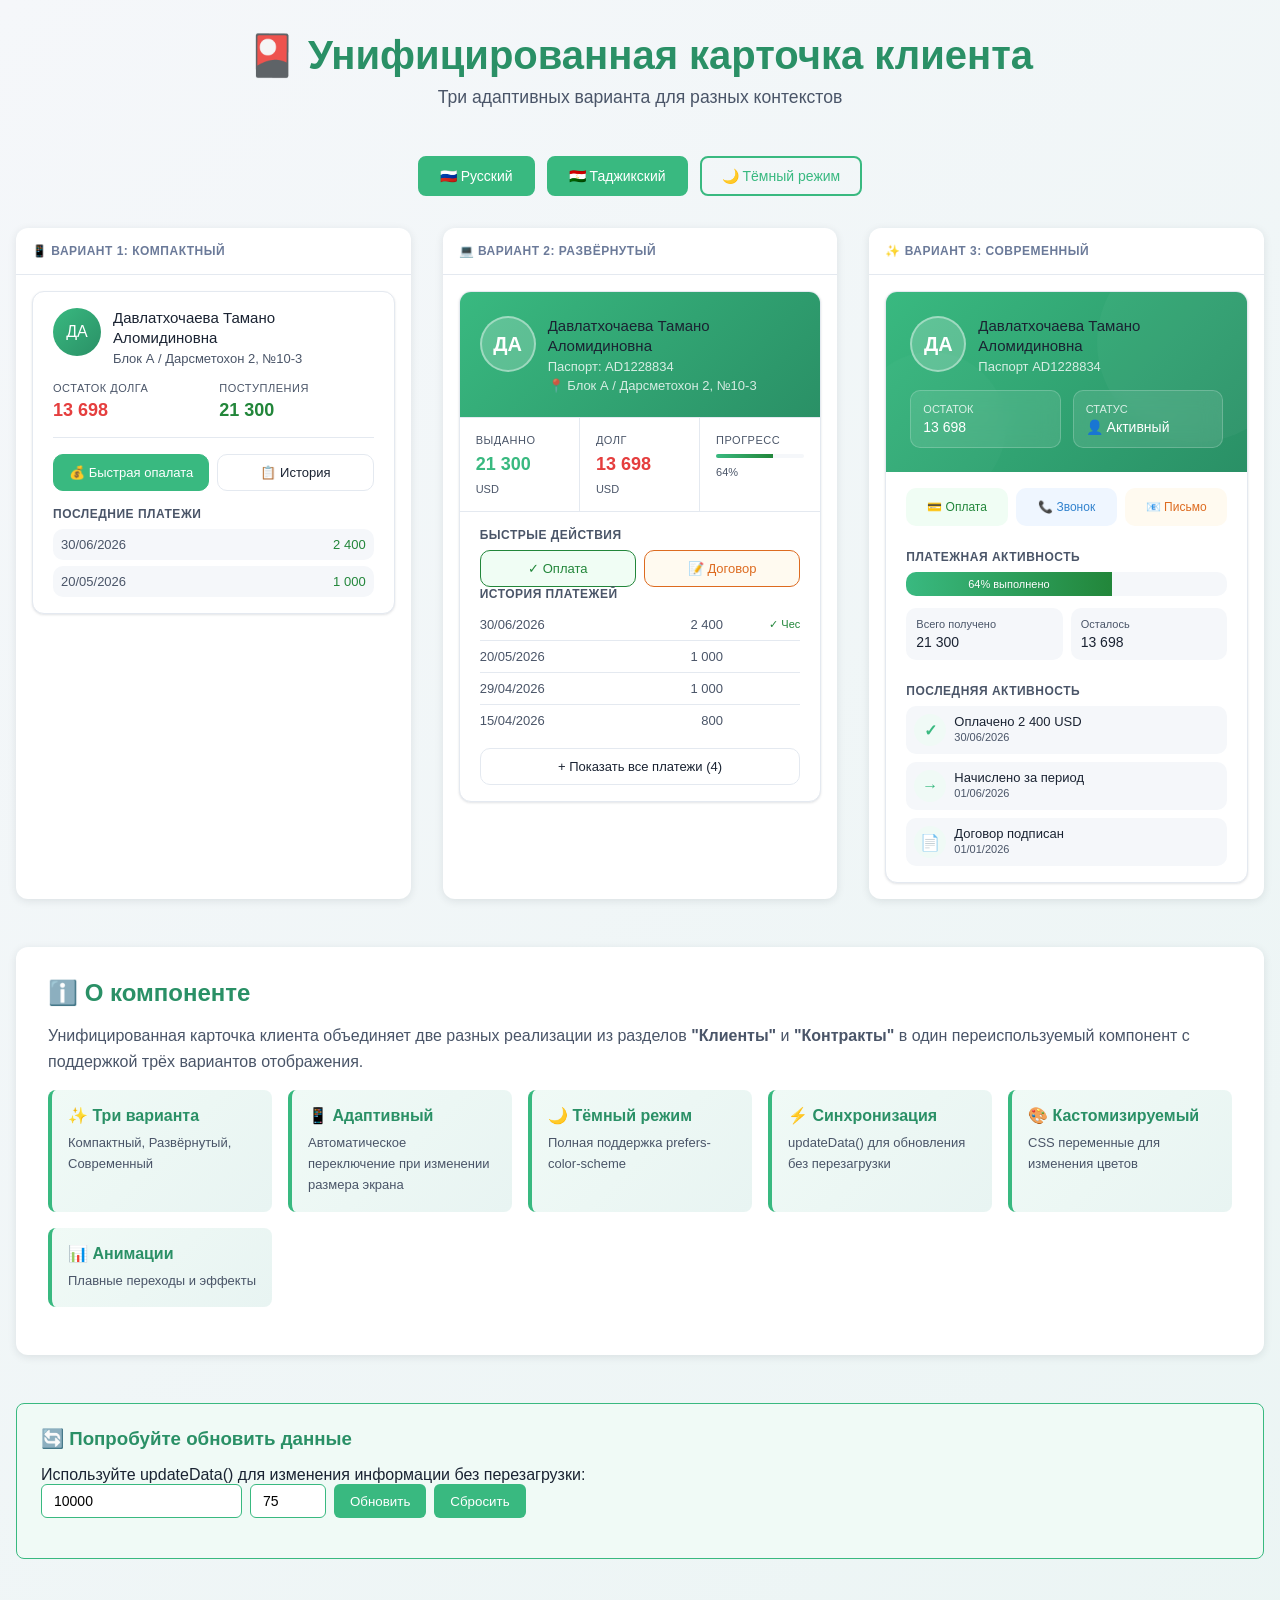
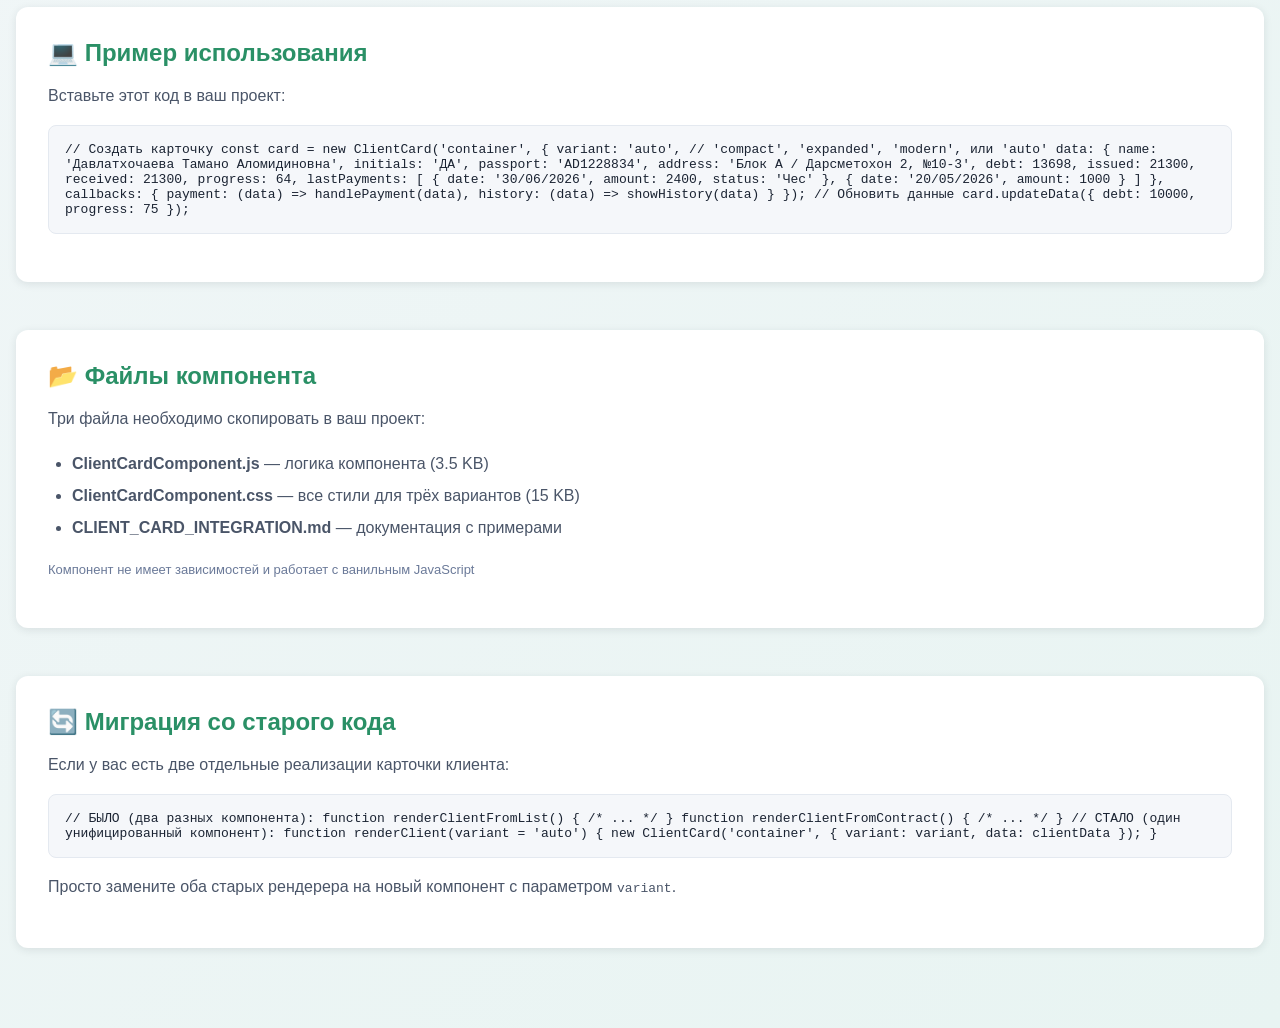
<file: ClientCardDemo.html>
<!DOCTYPE html>
<html lang="ru">
<head>
  <meta charset="UTF-8">
  <meta name="viewport" content="width=device-width, initial-scale=1.0">
  <title>Демо: Унифицированная карточка клиента</title>
  <link rel="stylesheet" href="/ClientCardComponent.css">
  <style>
    * {
      margin: 0;
      padding: 0;
      box-sizing: border-box;
    }

    body {
      font-family: -apple-system, BlinkMacSystemFont, 'Segoe UI', Roboto, Oxygen, Ubuntu, Cantarell, sans-serif;
      background: linear-gradient(135deg, #f5f7fa 0%, #e8f4f2 100%);
      min-height: 100vh;
      padding: 2rem 1rem;
      color: #1a2332;
    }

    .demo-container {
      max-width: 1400px;
      margin: 0 auto;
    }

    .demo-header {
      text-align: center;
      margin-bottom: 3rem;
    }

    .demo-header h1 {
      font-size: 2.5rem;
      margin-bottom: 0.5rem;
      color: #2a9066;
    }

    .demo-header p {
      font-size: 1.1rem;
      color: #4a5568;
      margin-bottom: 1.5rem;
    }

    .demo-controls {
      display: flex;
      gap: 12px;
      flex-wrap: wrap;
      justify-content: center;
      margin-bottom: 2rem;
    }

    .demo-btn {
      padding: 10px 20px;
      border: 2px solid #39B980;
      background: #39B980;
      color: white;
      border-radius: 8px;
      cursor: pointer;
      font-weight: 500;
      font-size: 14px;
      transition: all 0.3s ease;
    }

    .demo-btn:hover {
      transform: translateY(-2px);
      box-shadow: 0 4px 12px rgba(57, 185, 128, 0.3);
    }

    .demo-btn.inactive {
      background: transparent;
      color: #39B980;
      border-color: #39B980;
    }

    .demo-btn.inactive:hover {
      background: #f0faf6;
    }

    .demo-grid {
      display: grid;
      grid-template-columns: repeat(auto-fit, minmax(350px, 1fr));
      gap: 2rem;
      margin-bottom: 3rem;
    }

    .demo-card-wrapper {
      background: white;
      border-radius: 12px;
      padding: 0;
      box-shadow: 0 2px 8px rgba(26, 35, 50, 0.1);
    }

    .demo-card-label {
      padding: 1rem;
      border-bottom: 1px solid #e4e9f0;
      font-size: 12px;
      font-weight: 600;
      text-transform: uppercase;
      color: #6b7a99;
      letter-spacing: 0.5px;
    }

    .demo-card-content {
      padding: 1rem;
      min-height: 200px;
    }

    .demo-section {
      margin: 3rem 0;
      padding: 2rem;
      background: white;
      border-radius: 12px;
      box-shadow: 0 2px 8px rgba(26, 35, 50, 0.1);
    }

    .demo-section h2 {
      margin: 0 0 1rem;
      color: #2a9066;
      font-size: 1.5rem;
    }

    .demo-section p {
      color: #4a5568;
      margin-bottom: 1rem;
      line-height: 1.6;
    }

    .code-block {
      background: #f5f7fa;
      border: 1px solid #e4e9f0;
      border-radius: 8px;
      padding: 1rem;
      overflow-x: auto;
      font-family: 'Monaco', 'Courier New', monospace;
      font-size: 13px;
      color: #1a2332;
      margin: 1rem 0;
    }

    .update-section {
      background: #f0faf6;
      border: 1px solid #39B980;
      border-radius: 8px;
      padding: 1.5rem;
      margin: 2rem 0;
    }

    .update-section h3 {
      color: #2a9066;
      margin-bottom: 1rem;
    }

    .update-input {
      display: flex;
      gap: 8px;
      margin-bottom: 1rem;
      flex-wrap: wrap;
    }

    .update-input input {
      padding: 8px 12px;
      border: 1px solid #39B980;
      border-radius: 6px;
      font-size: 14px;
    }

    .update-input button {
      padding: 8px 16px;
      background: #39B980;
      color: white;
      border: none;
      border-radius: 6px;
      cursor: pointer;
      font-weight: 500;
      transition: all 0.2s ease;
    }

    .update-input button:hover {
      background: #2a9066;
      transform: translateY(-1px);
    }

    .feature-list {
      display: grid;
      grid-template-columns: repeat(auto-fit, minmax(200px, 1fr));
      gap: 1rem;
      margin: 1rem 0;
    }

    .feature-item {
      padding: 1rem;
      background: linear-gradient(135deg, #f0faf6, #e8f4f2);
      border-radius: 8px;
      border-left: 4px solid #39B980;
    }

    .feature-item strong {
      color: #2a9066;
      display: block;
      margin-bottom: 0.5rem;
    }

    .feature-item p {
      font-size: 13px;
      color: #4a5568;
      margin: 0;
    }

    @media (prefers-color-scheme: dark) {
      body {
        background: #1a1a1a;
        color: #e8eaed;
      }

      .demo-card-wrapper,
      .demo-section {
        background: #2c2c2c;
        box-shadow: 0 2px 8px rgba(0, 0, 0, 0.3);
      }

      .demo-card-label,
      .demo-section h2,
      .demo-section p {
        color: #9aa5b8;
      }

      .code-block {
        background: #1a1a1a;
        border-color: #3a4051;
        color: #e8eaed;
      }

      .update-section {
        background: rgba(57, 185, 128, 0.1);
        border-color: #39B980;
      }

      .feature-item {
        background: rgba(57, 185, 128, 0.1);
      }
    }

    @media (max-width: 768px) {
      .demo-grid {
        grid-template-columns: 1fr;
      }

      .demo-header h1 {
        font-size: 1.8rem;
      }

      .demo-controls {
        flex-direction: column;
      }

      .demo-btn {
        width: 100%;
      }
    }
  </style>
</head>
<body>
  <div class="demo-container">
    <!-- Header -->
    <div class="demo-header">
      <h1>🎴 Унифицированная карточка клиента</h1>
      <p>Три адаптивных варианта для разных контекстов</p>
    </div>

    <!-- Controls -->
    <div class="demo-controls">
      <button class="demo-btn" onclick="switchLang('ru')">🇷🇺 Русский</button>
      <button class="demo-btn" onclick="switchLang('tj')">🇹🇯 Таджикский</button>
      <button class="demo-btn inactive" onclick="toggleDarkMode()">🌙 Тёмный режим</button>
    </div>

    <!-- Demo Cards -->
    <div class="demo-grid">
      <!-- Compact Variant -->
      <div class="demo-card-wrapper">
        <div class="demo-card-label">📱 Вариант 1: Компактный</div>
        <div class="demo-card-content">
          <div id="card-compact"></div>
        </div>
      </div>

      <!-- Expanded Variant -->
      <div class="demo-card-wrapper">
        <div class="demo-card-label">💻 Вариант 2: Развёрнутый</div>
        <div class="demo-card-content">
          <div id="card-expanded"></div>
        </div>
      </div>

      <!-- Modern Variant -->
      <div class="demo-card-wrapper">
        <div class="demo-card-label">✨ Вариант 3: Современный</div>
        <div class="demo-card-content">
          <div id="card-modern"></div>
        </div>
      </div>
    </div>

    <!-- Info Section -->
    <div class="demo-section">
      <h2>ℹ️ О компоненте</h2>
      <p>
        Унифицированная карточка клиента объединяет две разных реализации из разделов
        <strong>"Клиенты"</strong> и <strong>"Контракты"</strong> в один переиспользуемый компонент
        с поддержкой трёх вариантов отображения.
      </p>

      <div class="feature-list">
        <div class="feature-item">
          <strong>✨ Три варианта</strong>
          <p>Компактный, Развёрнутый, Современный</p>
        </div>
        <div class="feature-item">
          <strong>📱 Адаптивный</strong>
          <p>Автоматическое переключение при изменении размера экрана</p>
        </div>
        <div class="feature-item">
          <strong>🌙 Тёмный режим</strong>
          <p>Полная поддержка prefers-color-scheme</p>
        </div>
        <div class="feature-item">
          <strong>⚡ Синхронизация</strong>
          <p>updateData() для обновления без перезагрузки</p>
        </div>
        <div class="feature-item">
          <strong>🎨 Кастомизируемый</strong>
          <p>CSS переменные для изменения цветов</p>
        </div>
        <div class="feature-item">
          <strong>📊 Анимации</strong>
          <p>Плавные переходы и эффекты</p>
        </div>
      </div>
    </div>

    <!-- Update Section -->
    <div class="update-section">
      <h3>🔄 Попробуйте обновить данные</h3>
      <p>Используйте updateData() для изменения информации без перезагрузки:</p>
      <div class="update-input">
        <input type="number" id="debt-input" placeholder="Новый долг (USD)" value="10000">
        <input type="number" id="progress-input" placeholder="Прогресс (0-100)" value="75" min="0" max="100">
        <button onclick="updateAllCards()">Обновить</button>
        <button onclick="resetAllCards()">Сбросить</button>
      </div>
    </div>

    <!-- Integration Example -->
    <div class="demo-section">
      <h2>💻 Пример использования</h2>
      <p>Вставьте этот код в ваш проект:</p>
      <div class="code-block">
// Создать карточку
const card = new ClientCard('container', {
  variant: 'auto', // 'compact', 'expanded', 'modern', или 'auto'
  data: {
    name: 'Давлатхочаева Тамано Аломидиновна',
    initials: 'ДА',
    passport: 'AD1228834',
    address: 'Блок А / Дарсметохон 2, №10-3',
    debt: 13698,
    issued: 21300,
    received: 21300,
    progress: 64,
    lastPayments: [
      { date: '30/06/2026', amount: 2400, status: 'Чес' },
      { date: '20/05/2026', amount: 1000 }
    ]
  },
  callbacks: {
    payment: (data) => handlePayment(data),
    history: (data) => showHistory(data)
  }
});

// Обновить данные
card.updateData({ debt: 10000, progress: 75 });
      </div>
    </div>

    <!-- Files -->
    <div class="demo-section">
      <h2>📂 Файлы компонента</h2>
      <p>Три файла необходимо скопировать в ваш проект:</p>
      <ul style="margin-left: 1.5rem; color: #4a5568; line-height: 2;">
        <li><strong>ClientCardComponent.js</strong> — логика компонента (3.5 KB)</li>
        <li><strong>ClientCardComponent.css</strong> — все стили для трёх вариантов (15 KB)</li>
        <li><strong>CLIENT_CARD_INTEGRATION.md</strong> — документация с примерами</li>
      </ul>
      <p style="margin-top: 1rem; color: #6b7a99; font-size: 13px;">
        Компонент не имеет зависимостей и работает с ванильным JavaScript
      </p>
    </div>

    <!-- Migration Section -->
    <div class="demo-section">
      <h2>🔄 Миграция со старого кода</h2>
      <p>Если у вас есть две отдельные реализации карточки клиента:</p>
      <div class="code-block">
// БЫЛО (два разных компонента):
function renderClientFromList() { /* ... */ }
function renderClientFromContract() { /* ... */ }

// СТАЛО (один унифицированный компонент):
function renderClient(variant = 'auto') {
  new ClientCard('container', {
    variant: variant,
    data: clientData
  });
}
      </div>
      <p style="margin-top: 1rem;">
        Просто замените оба старых рендерера на новый компонент с параметром <code>variant</code>.
      </p>
    </div>
  </div>

  <!-- Include Component -->
  <script src="/ClientCardComponent.js"></script>

  <script>
    // Sample data
    const sampleData = {
      name: 'Давлатхочаева Тамано Аломидиновна',
      initials: 'ДА',
      passport: 'AD1228834',
      address: 'Блок А / Дарсметохон 2, №10-3',
      debt: 13698,
      issued: 21300,
      received: 21300,
      progress: 64,
      lastPayments: [
        { date: '30/06/2026', amount: 2400, status: 'Чес' },
        { date: '20/05/2026', amount: 1000 }
      ],
      allPayments: [
        { date: '30/06/2026', amount: 2400, status: 'Чес' },
        { date: '20/05/2026', amount: 1000 },
        { date: '29/04/2026', amount: 1000 },
        { date: '15/04/2026', amount: 800 }
      ],
      activity: [
        { icon: '✓', title: 'Оплачено 2 400 USD', date: '30/06/2026' },
        { icon: '→', title: 'Начислено за период', date: '01/06/2026' },
        { icon: '📄', title: 'Договор подписан', date: '01/01/2026' }
      ]
    };

    // Initialize cards
    const cardCompact = new ClientCard('card-compact', {
      variant: 'compact',
      data: sampleData,
      callbacks: {
        payment: () => alert('Оплата клиента: ' + sampleData.name),
        history: () => alert('История платежей')
      }
    });

    const cardExpanded = new ClientCard('card-expanded', {
      variant: 'expanded',
      data: sampleData,
      callbacks: {
        payment: () => alert('Оплата'),
        contract: () => alert('Договор')
      }
    });

    const cardModern = new ClientCard('card-modern', {
      variant: 'modern',
      data: sampleData,
      callbacks: {
        payment: () => alert('Оплата'),
        call: () => alert('Звонок'),
        email: () => alert('Email')
      }
    });

    // Update function
    function updateAllCards() {
      const debt = parseFloat(document.getElementById('debt-input').value) || 13698;
      const progress = parseInt(document.getElementById('progress-input').value) || 64;

      const newData = {
        debt: debt,
        progress: Math.min(100, Math.max(0, progress))
      };

      cardCompact.updateData(newData);
      cardExpanded.updateData(newData);
      cardModern.updateData(newData);
    }

    function resetAllCards() {
      document.getElementById('debt-input').value = 13698;
      document.getElementById('progress-input').value = 64;
      updateAllCards();
    }

    // Dark mode toggle
    function toggleDarkMode() {
      const isDark = document.documentElement.style.colorScheme === 'dark';
      document.documentElement.style.colorScheme = isDark ? 'light' : 'dark';
    }

    // Language switch (for future implementation)
    function switchLang(lang) {
      console.log('Language switched to:', lang);
      // Will update card titles and labels based on language
    }

    // Handle resize
    window.addEventListener('resize', () => {
      cardCompact.onResize();
      cardExpanded.onResize();
      cardModern.onResize();
    });
  </script>
</body>
</html>
</file>
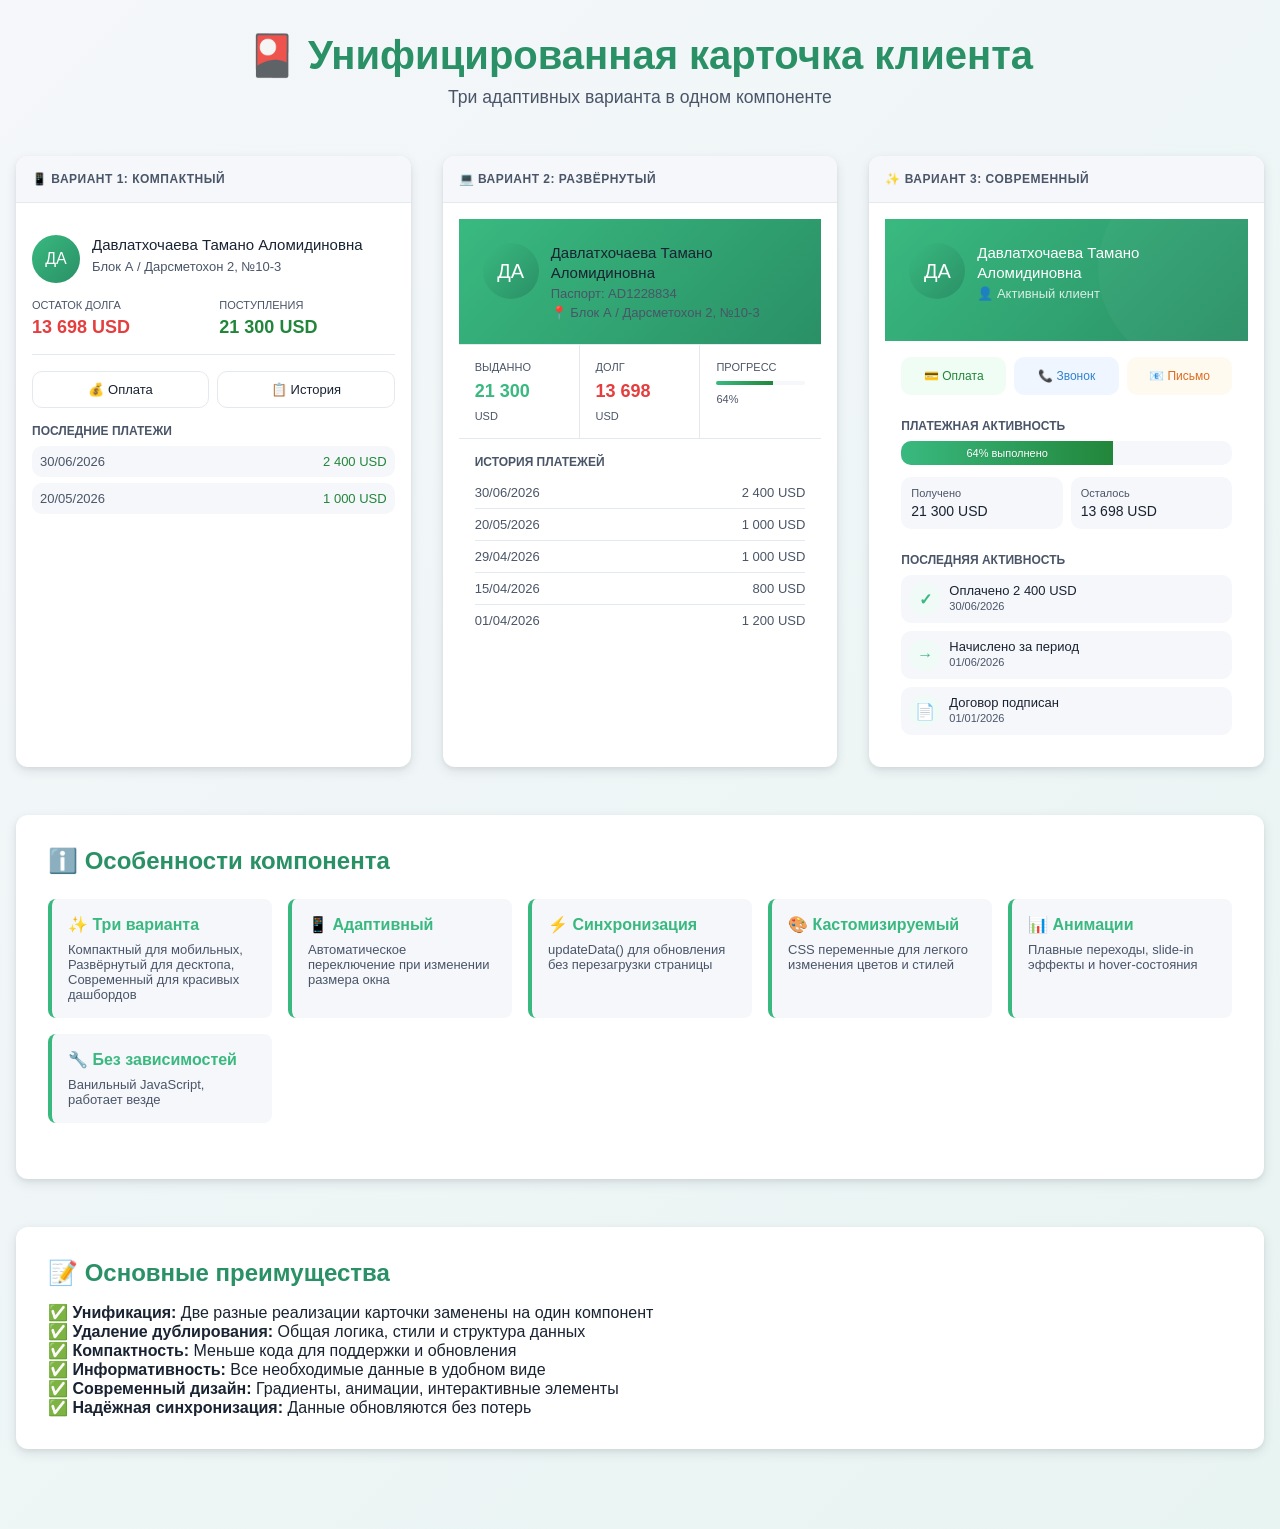
<file: ClientCardDemoStandalone.html>
<!DOCTYPE html>
<html lang="ru">
<head>
  <meta charset="UTF-8">
  <meta name="viewport" content="width=device-width, initial-scale=1.0">
  <title>Демо: Унифицированная карточка клиента</title>
  <style>
    * {
      margin: 0;
      padding: 0;
      box-sizing: border-box;
    }

    :root {
      --cc-primary: #39B980;
      --cc-primary-dark: #2A9066;
      --cc-danger: #E53E3E;
      --cc-success: #22863A;
      --cc-warning: #DD6B20;
      --cc-accent: #3182CE;
      --cc-bg: #F5F7FA;
      --cc-bg-light: #F0FAF6;
      --cc-border: #E4E9F0;
      --cc-text: #1A2332;
      --cc-text-secondary: #4A5568;
      --cc-text-muted: #6B7A99;
      --cc-white: #fff;
      --cc-radius: 10px;
      --cc-radius-lg: 12px;
      --cc-shadow: 0 1px 3px rgba(26, 35, 50, 0.08), 0 1px 2px rgba(26, 35, 50, 0.05);
      --cc-shadow-md: 0 4px 12px rgba(26, 35, 50, 0.1), 0 2px 4px rgba(26, 35, 50, 0.06);
    }

    body {
      font-family: -apple-system, BlinkMacSystemFont, 'Segoe UI', Roboto, Oxygen, Ubuntu, Cantarell, sans-serif;
      background: linear-gradient(135deg, #f5f7fa 0%, #e8f4f2 100%);
      min-height: 100vh;
      padding: 2rem 1rem;
      color: var(--cc-text);
    }

    .container {
      max-width: 1400px;
      margin: 0 auto;
    }

    .header {
      text-align: center;
      margin-bottom: 3rem;
    }

    .header h1 {
      font-size: 2.5rem;
      margin-bottom: 0.5rem;
      color: var(--cc-primary-dark);
    }

    .header p {
      font-size: 1.1rem;
      color: var(--cc-text-secondary);
    }

    .grid {
      display: grid;
      grid-template-columns: repeat(auto-fit, minmax(350px, 1fr));
      gap: 2rem;
      margin-bottom: 3rem;
    }

    .card-wrapper {
      background: var(--cc-white);
      border-radius: 12px;
      overflow: hidden;
      box-shadow: var(--cc-shadow-md);
    }

    .card-label {
      padding: 1rem;
      border-bottom: 1px solid var(--cc-border);
      font-size: 12px;
      font-weight: 600;
      text-transform: uppercase;
      color: var(--cc-text-secondary);
      letter-spacing: 0.5px;
      background: var(--cc-bg);
    }

    .card-content {
      padding: 1rem;
      min-height: 300px;
    }

    /* Client Card Styles */
    .client-card {
      background: transparent;
      border: none;
      box-shadow: none;
      transition: all 0.3s ease;
    }

    .client-card--compact {
      padding: 1rem 0;
    }

    .client-card__header {
      display: flex;
      gap: 12px;
      margin-bottom: 1rem;
      align-items: flex-start;
    }

    .client-card__avatar {
      width: 48px;
      height: 48px;
      min-width: 48px;
      border-radius: 50%;
      background: linear-gradient(135deg, var(--cc-primary), var(--cc-primary-dark));
      display: flex;
      align-items: center;
      justify-content: center;
      font-weight: 500;
      font-size: 16px;
      color: var(--cc-white);
    }

    .client-card__avatar--lg {
      width: 56px;
      height: 56px;
      font-size: 20px;
    }

    .client-card__info {
      flex: 1;
    }

    .client-card__name {
      margin: 0;
      font-size: 15px;
      font-weight: 500;
      color: var(--cc-text);
      line-height: 1.3;
    }

    .client-card__address,
    .client-card__meta {
      margin: 4px 0 0;
      font-size: 13px;
      color: var(--cc-text-secondary);
    }

    .client-card__metrics {
      display: grid;
      grid-template-columns: 1fr 1fr;
      gap: 12px;
      margin-bottom: 1rem;
      padding-bottom: 1rem;
      border-bottom: 0.5px solid var(--cc-border);
    }

    .client-card__metric {
      display: flex;
      flex-direction: column;
      gap: 6px;
    }

    .client-card__metric-label {
      font-size: 11px;
      color: var(--cc-text-secondary);
      text-transform: uppercase;
      font-weight: 500;
    }

    .client-card__metric-value {
      font-size: 18px;
      font-weight: 600;
      color: var(--cc-primary);
    }

    .client-card__metric-value--danger {
      color: var(--cc-danger);
    }

    .client-card__metric-value--success {
      color: var(--cc-success);
    }

    .client-card__actions {
      display: grid;
      grid-template-columns: 1fr 1fr;
      gap: 8px;
      margin-bottom: 1rem;
    }

    .client-card__btn {
      padding: 10px 12px;
      border: 0.5px solid var(--cc-border);
      background: transparent;
      border-radius: var(--cc-radius);
      cursor: pointer;
      font-size: 13px;
      font-weight: 500;
      color: var(--cc-text);
      transition: all 0.2s ease;
    }

    .client-card__btn:hover {
      background: var(--cc-bg);
      border-color: var(--cc-primary);
      color: var(--cc-primary);
    }

    .client-card__payments {
      display: flex;
      flex-direction: column;
      gap: 6px;
    }

    .client-card__payment-item {
      display: flex;
      justify-content: space-between;
      align-items: center;
      padding: 8px;
      background: var(--cc-bg);
      border-radius: var(--cc-radius);
      font-size: 13px;
    }

    .client-card__payment-date {
      color: var(--cc-text-secondary);
    }

    .client-card__payment-amount {
      font-weight: 500;
      color: var(--cc-success);
    }

    /* Expanded variant */
    .client-card--expanded {
      padding: 0;
    }

    .client-card__header-expanded {
      background: linear-gradient(135deg, var(--cc-primary), var(--cc-primary-dark));
      padding: 1.5rem;
      border-bottom: 0.5px solid var(--cc-border);
      color: var(--cc-white);
      display: flex;
      gap: 12px;
      align-items: flex-start;
    }

    .client-card__metrics-grid {
      display: grid;
      grid-template-columns: repeat(3, 1fr);
      gap: 0;
      border-bottom: 0.5px solid var(--cc-border);
    }

    .client-card__metric-card {
      padding: 1rem;
      border-right: 0.5px solid var(--cc-border);
      display: flex;
      flex-direction: column;
      gap: 8px;
    }

    .client-card__metric-card:last-child {
      border-right: none;
    }

    .client-card__progress-bar {
      width: 100%;
      height: 4px;
      background: var(--cc-bg);
      border-radius: 2px;
      overflow: hidden;
    }

    .client-card__progress-fill {
      height: 100%;
      background: linear-gradient(90deg, var(--cc-primary), var(--cc-success));
      transition: width 0.6s ease;
    }

    .client-card__content {
      padding: 1rem;
    }

    .client-card__section {
      margin-bottom: 1.5rem;
    }

    .client-card__section:last-child {
      margin-bottom: 0;
    }

    .client-card__section-title {
      margin: 0 0 8px;
      font-size: 12px;
      color: var(--cc-text-secondary);
      text-transform: uppercase;
      font-weight: 600;
    }

    .client-card__table {
      width: 100%;
      font-size: 13px;
      border-collapse: collapse;
      margin-bottom: 12px;
    }

    .client-card__table-row {
      border-bottom: 0.5px solid var(--cc-border);
    }

    .client-card__table-row:last-child {
      border-bottom: none;
    }

    .client-card__table-cell {
      padding: 8px 0;
      color: var(--cc-text-secondary);
    }

    .client-card__table-cell--amount {
      text-align: right;
      font-weight: 500;
    }

    /* Modern variant */
    .client-card--modern .client-card__header-modern {
      background: linear-gradient(135deg, #39B980, #2A9066);
      padding: 1.5rem;
      color: var(--cc-white);
      position: relative;
      overflow: hidden;
    }

    .client-card__animated-bg {
      position: absolute;
      top: 0;
      left: 0;
      right: 0;
      bottom: 0;
      opacity: 0.1;
    }

    .client-card__animated-bg::before {
      content: '';
      position: absolute;
      width: 200px;
      height: 200px;
      background: rgba(255, 255, 255, 0.3);
      border-radius: 50%;
      top: -50px;
      right: -50px;
      animation: float 8s ease-in-out infinite;
    }

    @keyframes float {
      0%, 100% { transform: translateY(0px); }
      50% { transform: translateY(20px); }
    }

    .client-card__header-content {
      position: relative;
      z-index: 1;
    }

    .client-card__modern-content {
      padding: 1rem;
    }

    .client-card__action-bar {
      display: grid;
      grid-template-columns: repeat(3, 1fr);
      gap: 8px;
      margin-bottom: 1.5rem;
    }

    .client-card__modern-btn {
      padding: 12px 8px;
      border: none;
      border-radius: var(--cc-radius);
      cursor: pointer;
      font-size: 12px;
      font-weight: 500;
      transition: all 0.2s ease;
      background: #f0fdf4;
      color: #22863a;
    }

    .client-card__modern-btn:hover {
      background: #22863a;
      color: var(--cc-white);
      transform: translateY(-2px);
    }

    .client-card__progress-bar-modern {
      width: 100%;
      height: 24px;
      background: var(--cc-bg);
      border-radius: var(--cc-radius);
      overflow: hidden;
      position: relative;
      display: flex;
      align-items: center;
    }

    .client-card__progress-fill-modern {
      height: 100%;
      background: linear-gradient(90deg, var(--cc-primary), var(--cc-success));
      display: flex;
      align-items: center;
      justify-content: center;
      color: var(--cc-white);
      font-size: 11px;
      font-weight: 500;
      text-shadow: 0 1px 2px rgba(0, 0, 0, 0.1);
    }

    .client-card__stats {
      display: grid;
      grid-template-columns: 1fr 1fr;
      gap: 8px;
    }

    .client-card__stat-item {
      padding: 10px;
      background: var(--cc-bg);
      border-radius: var(--cc-radius);
    }

    .client-card__stat-label {
      margin: 0;
      font-size: 11px;
      color: var(--cc-text-secondary);
    }

    .client-card__stat-value {
      margin: 4px 0 0;
      font-size: 14px;
      font-weight: 500;
      color: var(--cc-text);
    }

    .client-card__timeline {
      display: flex;
      flex-direction: column;
      gap: 8px;
    }

    .client-card__timeline-item {
      display: flex;
      gap: 8px;
      padding: 8px;
      background: var(--cc-bg);
      border-radius: var(--cc-radius);
      animation: slideIn 0.4s ease-out forwards;
    }

    @keyframes slideIn {
      from {
        opacity: 0;
        transform: translateX(-10px);
      }
      to {
        opacity: 1;
        transform: translateX(0);
      }
    }

    .client-card__timeline-icon {
      width: 32px;
      height: 32px;
      min-width: 32px;
      border-radius: 50%;
      background: var(--cc-bg-light);
      display: flex;
      align-items: center;
      justify-content: center;
      font-size: 16px;
      font-weight: 600;
      color: var(--cc-primary);
    }

    .client-card__timeline-content {
      flex: 1;
    }

    .client-card__timeline-title {
      margin: 0;
      font-size: 13px;
      font-weight: 500;
      color: var(--cc-text);
    }

    .client-card__timeline-date {
      margin: 2px 0 0;
      font-size: 11px;
      color: var(--cc-text-secondary);
    }

    .info-section {
      background: var(--cc-white);
      border-radius: 12px;
      padding: 2rem;
      box-shadow: var(--cc-shadow-md);
      margin: 3rem 0;
    }

    .info-section h2 {
      color: var(--cc-primary-dark);
      font-size: 1.5rem;
      margin-bottom: 1rem;
    }

    .features {
      display: grid;
      grid-template-columns: repeat(auto-fit, minmax(200px, 1fr));
      gap: 1rem;
      margin: 1.5rem 0;
    }

    .feature-item {
      padding: 1rem;
      background: var(--cc-bg);
      border-radius: 8px;
      border-left: 4px solid var(--cc-primary);
    }

    .feature-item strong {
      color: var(--cc-primary);
      display: block;
      margin-bottom: 0.5rem;
    }

    .feature-item p {
      font-size: 13px;
      color: var(--cc-text-secondary);
      margin: 0;
    }

    @media (max-width: 768px) {
      .grid {
        grid-template-columns: 1fr;
      }

      .header h1 {
        font-size: 1.8rem;
      }

      .client-card__actions {
        grid-template-columns: 1fr;
      }

      .client-card__action-bar {
        grid-template-columns: 1fr 1fr;
      }

      .client-card__metrics-grid {
        grid-template-columns: 1fr 1fr;
      }

      .client-card__metric-card {
        border-right: none;
        border-bottom: 0.5px solid var(--cc-border);
      }
    }
  </style>
</head>
<body>
  <div class="container">
    <div class="header">
      <h1>🎴 Унифицированная карточка клиента</h1>
      <p>Три адаптивных варианта в одном компоненте</p>
    </div>

    <div class="grid">
      <!-- Compact -->
      <div class="card-wrapper">
        <div class="card-label">📱 Вариант 1: Компактный</div>
        <div class="card-content">
          <div id="card-compact"></div>
        </div>
      </div>

      <!-- Expanded -->
      <div class="card-wrapper">
        <div class="card-label">💻 Вариант 2: Развёрнутый</div>
        <div class="card-content">
          <div id="card-expanded"></div>
        </div>
      </div>

      <!-- Modern -->
      <div class="card-wrapper">
        <div class="card-label">✨ Вариант 3: Современный</div>
        <div class="card-content">
          <div id="card-modern"></div>
        </div>
      </div>
    </div>

    <div class="info-section">
      <h2>ℹ️ Особенности компонента</h2>
      <div class="features">
        <div class="feature-item">
          <strong>✨ Три варианта</strong>
          <p>Компактный для мобильных, Развёрнутый для десктопа, Современный для красивых дашбордов</p>
        </div>
        <div class="feature-item">
          <strong>📱 Адаптивный</strong>
          <p>Автоматическое переключение при изменении размера окна</p>
        </div>
        <div class="feature-item">
          <strong>⚡ Синхронизация</strong>
          <p>updateData() для обновления без перезагрузки страницы</p>
        </div>
        <div class="feature-item">
          <strong>🎨 Кастомизируемый</strong>
          <p>CSS переменные для легкого изменения цветов и стилей</p>
        </div>
        <div class="feature-item">
          <strong>📊 Анимации</strong>
          <p>Плавные переходы, slide-in эффекты и hover-состояния</p>
        </div>
        <div class="feature-item">
          <strong>🔧 Без зависимостей</strong>
          <p>Ванильный JavaScript, работает везде</p>
        </div>
      </div>
    </div>

    <div class="info-section">
      <h2>📝 Основные преимущества</h2>
      <p>
        ✅ <strong>Унификация:</strong> Две разные реализации карточки заменены на один компонент<br>
        ✅ <strong>Удаление дублирования:</strong> Общая логика, стили и структура данных<br>
        ✅ <strong>Компактность:</strong> Меньше кода для поддержки и обновления<br>
        ✅ <strong>Информативность:</strong> Все необходимые данные в удобном виде<br>
        ✅ <strong>Современный дизайн:</strong> Градиенты, анимации, интерактивные элементы<br>
        ✅ <strong>Надёжная синхронизация:</strong> Данные обновляются без потерь
      </p>
    </div>
  </div>

  <script>
    // ClientCard Component (встроенный)
    class ClientCard {
      constructor(containerId, options = {}) {
        this.container = document.getElementById(containerId);
        this.variant = options.variant || 'auto';
        this.data = options.data || {};
        this.callbacks = options.callbacks || {};

        if (!this.container) {
          console.error(`Container "${containerId}" not found`);
          return;
        }

        this.render();
        this.attachEventListeners();
      }

      updateData(newData) {
        this.data = { ...this.data, ...newData };
        this.render();
        this.attachEventListeners();
      }

      getVariant() {
        if (this.variant !== 'auto') return this.variant;
        return window.innerWidth < 768 ? 'compact' : 'expanded';
      }

      render() {
        const variant = this.getVariant();
        this.container.innerHTML = variant === 'compact'
          ? this.renderCompact()
          : variant === 'modern'
          ? this.renderModern()
          : this.renderExpanded();
      }

      renderCompact() {
        const { name, initials, address, debt, received, lastPayments = [] } = this.data;
        return `
          <div class="client-card client-card--compact">
            <div class="client-card__header">
              <div class="client-card__avatar">${initials || '—'}</div>
              <div class="client-card__info">
                <h3 class="client-card__name">${name || 'Клиент'}</h3>
                <p class="client-card__address">${address || '—'}</p>
              </div>
            </div>

            <div class="client-card__metrics">
              <div class="client-card__metric">
                <span class="client-card__metric-label">Остаток долга</span>
                <span class="client-card__metric-value client-card__metric-value--danger">${this.formatCurrency(debt)} USD</span>
              </div>
              <div class="client-card__metric">
                <span class="client-card__metric-label">Поступления</span>
                <span class="client-card__metric-value client-card__metric-value--success">${this.formatCurrency(received)} USD</span>
              </div>
            </div>

            <div class="client-card__actions">
              <button class="client-card__btn" data-action="payment">💰 Оплата</button>
              <button class="client-card__btn" data-action="history">📋 История</button>
            </div>

            <div class="client-card__section">
              <p class="client-card__section-title">Последние платежи</p>
              <div class="client-card__payments">
                ${lastPayments.slice(0, 2).map(p => `
                  <div class="client-card__payment-item">
                    <span class="client-card__payment-date">${p.date}</span>
                    <span class="client-card__payment-amount">${this.formatCurrency(p.amount)} USD</span>
                  </div>
                `).join('')}
              </div>
            </div>
          </div>
        `;
      }

      renderExpanded() {
        const { name, initials, passport, address, debt, issued, received, progress = 0, allPayments = [], lastPayments = [] } = this.data;
        const payments = allPayments || lastPayments;
        return `
          <div class="client-card client-card--expanded">
            <div class="client-card__header-expanded">
              <div class="client-card__avatar client-card__avatar--lg">${initials || '—'}</div>
              <div class="client-card__info">
                <h3 class="client-card__name">${name || 'Клиент'}</h3>
                <p class="client-card__meta">Паспорт: ${passport || '—'}</p>
                <p class="client-card__meta">📍 ${address || '—'}</p>
              </div>
            </div>

            <div class="client-card__metrics-grid">
              <div class="client-card__metric-card">
                <span class="client-card__metric-label">Выданно</span>
                <span class="client-card__metric-value">${this.formatCurrency(issued)}</span>
                <span style="font-size: 11px; color: var(--cc-text-secondary);">USD</span>
              </div>
              <div class="client-card__metric-card">
                <span class="client-card__metric-label">Долг</span>
                <span class="client-card__metric-value" style="color: var(--cc-danger);">${this.formatCurrency(debt)}</span>
                <span style="font-size: 11px; color: var(--cc-text-secondary);">USD</span>
              </div>
              <div class="client-card__metric-card">
                <span class="client-card__metric-label">Прогресс</span>
                <div class="client-card__progress-bar">
                  <div class="client-card__progress-fill" style="width: ${progress}%"></div>
                </div>
                <span style="font-size: 11px; color: var(--cc-text-secondary);">${Math.round(progress)}%</span>
              </div>
            </div>

            <div class="client-card__content">
              <div class="client-card__section">
                <p class="client-card__section-title">История платежей</p>
                <table class="client-card__table">
                  <tbody>
                    ${payments.slice(0, 5).map(p => `
                      <tr class="client-card__table-row">
                        <td class="client-card__table-cell">${p.date}</td>
                        <td class="client-card__table-cell client-card__table-cell--amount">${this.formatCurrency(p.amount)} USD</td>
                      </tr>
                    `).join('')}
                  </tbody>
                </table>
              </div>
            </div>
          </div>
        `;
      }

      renderModern() {
        const { name, initials, debt, received, progress = 0, activity = [] } = this.data;
        return `
          <div class="client-card client-card--modern">
            <div class="client-card__header-modern">
              <div class="client-card__animated-bg"></div>
              <div class="client-card__header-content">
                <div class="client-card__header">
                  <div class="client-card__avatar client-card__avatar--lg">${initials || '—'}</div>
                  <div class="client-card__info">
                    <h3 class="client-card__name" style="color: white;">${name || 'Клиент'}</h3>
                    <p class="client-card__meta" style="color: rgba(255, 255, 255, 0.8);">👤 Активный клиент</p>
                  </div>
                </div>
              </div>
            </div>

            <div class="client-card__modern-content">
              <div class="client-card__action-bar">
                <button class="client-card__modern-btn" data-action="payment">💳 Оплата</button>
                <button class="client-card__modern-btn" data-action="call" style="background: #eff6ff; color: #3182ce;">📞 Звонок</button>
                <button class="client-card__modern-btn" data-action="email" style="background: #fffaf0; color: #dd6b20;">📧 Письмо</button>
              </div>

              <div class="client-card__section">
                <p class="client-card__section-title">Платежная активность</p>
                <div class="client-card__progress-bar-modern" style="margin-bottom: 12px;">
                  <div class="client-card__progress-fill-modern" style="width: ${progress}%">
                    ${Math.round(progress)}% выполнено
                  </div>
                </div>
                <div class="client-card__stats">
                  <div class="client-card__stat-item">
                    <p class="client-card__stat-label">Получено</p>
                    <p class="client-card__stat-value">${this.formatCurrency(received)} USD</p>
                  </div>
                  <div class="client-card__stat-item">
                    <p class="client-card__stat-label">Осталось</p>
                    <p class="client-card__stat-value">${this.formatCurrency(debt)} USD</p>
                  </div>
                </div>
              </div>

              <div class="client-card__section">
                <p class="client-card__section-title">Последняя активность</p>
                <div class="client-card__timeline">
                  ${activity.slice(0, 3).map((item, i) => `
                    <div class="client-card__timeline-item" style="animation-delay: ${i * 0.1}s">
                      <div class="client-card__timeline-icon">${item.icon || '✓'}</div>
                      <div class="client-card__timeline-content">
                        <p class="client-card__timeline-title">${item.title}</p>
                        <p class="client-card__timeline-date">${item.date}</p>
                      </div>
                    </div>
                  `).join('')}
                </div>
              </div>
            </div>
          </div>
        `;
      }

      formatCurrency(amount) {
        if (!amount) return '0';
        return new Intl.NumberFormat('ru-RU').format(amount);
      }

      attachEventListeners() {
        this.container.querySelectorAll('[data-action]').forEach(btn => {
          btn.addEventListener('click', (e) => {
            const action = e.target.dataset.action;
            if (this.callbacks[action]) {
              this.callbacks[action](this.data);
            }
          });
        });
      }

      onResize() {
        setTimeout(() => {
          const variant = this.getVariant();
          this.render();
          this.attachEventListeners();
        }, 100);
      }
    }

    // Sample Data
    const sampleData = {
      name: 'Давлатхочаева Тамано Аломидиновна',
      initials: 'ДА',
      passport: 'AD1228834',
      address: 'Блок А / Дарсметохон 2, №10-3',
      debt: 13698,
      issued: 21300,
      received: 21300,
      progress: 64,
      lastPayments: [
        { date: '30/06/2026', amount: 2400 },
        { date: '20/05/2026', amount: 1000 }
      ],
      allPayments: [
        { date: '30/06/2026', amount: 2400 },
        { date: '20/05/2026', amount: 1000 },
        { date: '29/04/2026', amount: 1000 },
        { date: '15/04/2026', amount: 800 },
        { date: '01/04/2026', amount: 1200 }
      ],
      activity: [
        { icon: '✓', title: 'Оплачено 2 400 USD', date: '30/06/2026' },
        { icon: '→', title: 'Начислено за период', date: '01/06/2026' },
        { icon: '📄', title: 'Договор подписан', date: '01/01/2026' }
      ]
    };

    // Initialize
    new ClientCard('card-compact', { variant: 'compact', data: sampleData });
    new ClientCard('card-expanded', { variant: 'expanded', data: sampleData });
    new ClientCard('card-modern', { variant: 'modern', data: sampleData });

    // Resize handler
    window.addEventListener('resize', () => {
      document.querySelectorAll('[id^="card-"]').forEach(el => {
        const card = window.clientCards?.[el.id];
        if (card) card.onResize();
      });
    });
  </script>
</body>
</html>
</file>
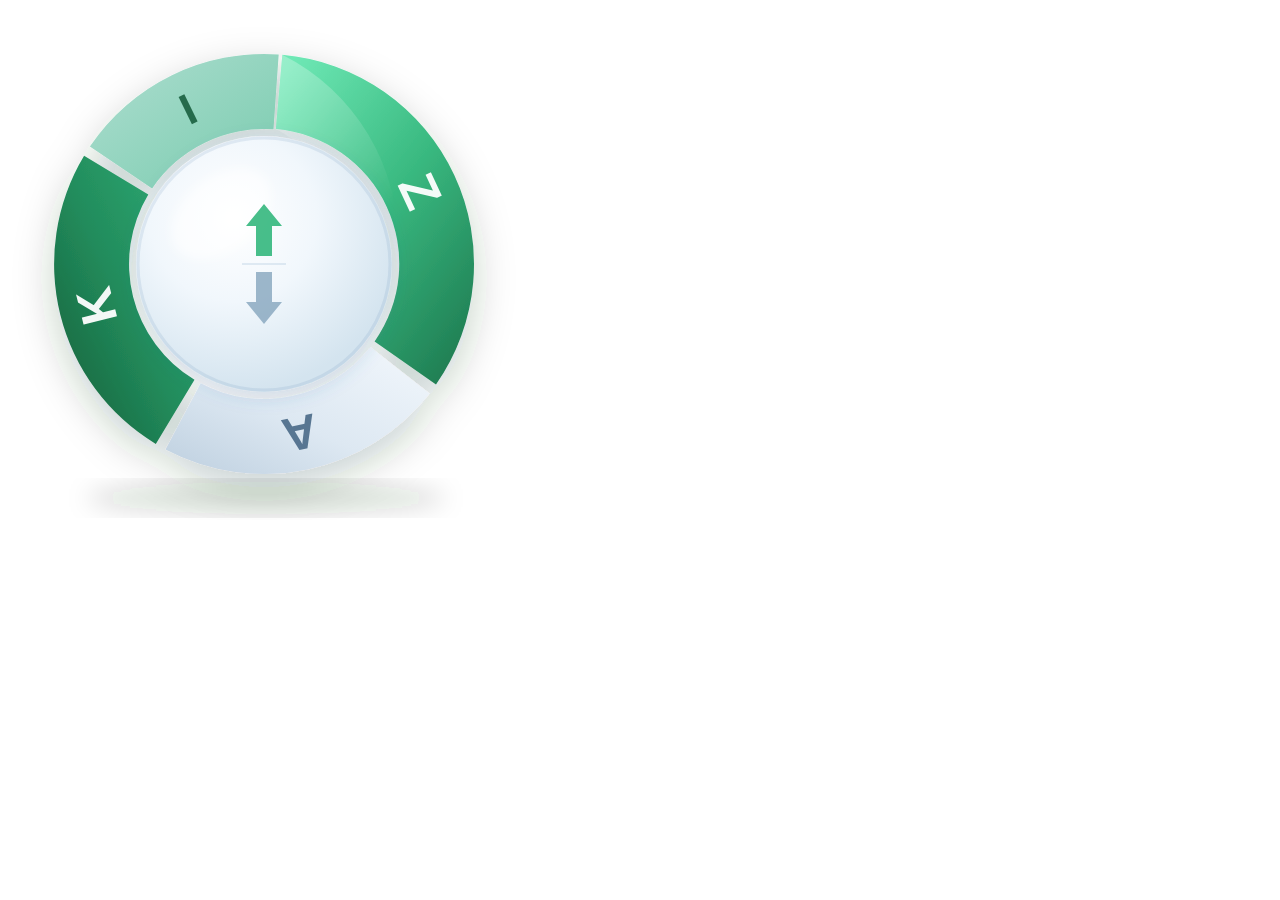
<file: gen-icon.html>
<!DOCTYPE html><html><body>
<canvas id='c' width='512' height='512'></canvas>
<script>
var img=new Image();
var svg="<svg xmlns=\"http://www.w3.org/2000/svg\" viewBox=\"0 0 512 512\">\n  <defs>\n\n    <!-- Z segment: bright green (доходы / income) -->\n    <linearGradient id=\"gz\" x1=\"10%\" y1=\"0%\" x2=\"90%\" y2=\"100%\">\n      <stop offset=\"0%\" stop-color=\"#6EE8B5\"/>\n      <stop offset=\"50%\" stop-color=\"#39B980\"/>\n      <stop offset=\"100%\" stop-color=\"#1E7A50\"/>\n    </linearGradient>\n\n    <!-- A segment: blue-gray (расходы / expense) -->\n    <linearGradient id=\"ga\" x1=\"100%\" y1=\"0%\" x2=\"0%\" y2=\"100%\">\n      <stop offset=\"0%\" stop-color=\"#F2F7FC\"/>\n      <stop offset=\"55%\" stop-color=\"#DDE8F2\"/>\n      <stop offset=\"100%\" stop-color=\"#BDCFDF\"/>\n    </linearGradient>\n\n    <!-- K segment: deep green (управление / management) -->\n    <linearGradient id=\"gk\" x1=\"0%\" y1=\"100%\" x2=\"100%\" y2=\"0%\">\n      <stop offset=\"0%\" stop-color=\"#155C38\"/>\n      <stop offset=\"50%\" stop-color=\"#228C5C\"/>\n      <stop offset=\"100%\" stop-color=\"#30AF78\"/>\n    </linearGradient>\n\n    <!-- I segment: pale mint (простота / simplicity) -->\n    <linearGradient id=\"gi\" x1=\"0%\" y1=\"0%\" x2=\"100%\" y2=\"100%\">\n      <stop offset=\"0%\" stop-color=\"#AEDED0\"/>\n      <stop offset=\"100%\" stop-color=\"#79CBAE\"/>\n    </linearGradient>\n\n    <!-- Inner circle: frosted glass -->\n    <radialGradient id=\"rig\" cx=\"38%\" cy=\"32%\" r=\"68%\">\n      <stop offset=\"0%\"   stop-color=\"#FFFFFF\"/>\n      <stop offset=\"48%\"  stop-color=\"#F1F7FC\"/>\n      <stop offset=\"100%\" stop-color=\"#D4E4EF\"/>\n    </radialGradient>\n\n    <!-- Gloss overlay for green segments -->\n    <linearGradient id=\"gloss\" x1=\"0%\" y1=\"0%\" x2=\"60%\" y2=\"100%\">\n      <stop offset=\"0%\"   stop-color=\"rgba(255,255,255,0.30)\"/>\n      <stop offset=\"100%\" stop-color=\"rgba(255,255,255,0)\"/>\n    </linearGradient>\n\n    <!-- Drop shadow for donut ring -->\n    <filter id=\"fds\" x=\"-22%\" y=\"-18%\" width=\"144%\" height=\"150%\">\n      <feDropShadow dx=\"0\" dy=\"14\" stdDeviation=\"20\"\n                    flood-color=\"rgb(0,55,30)\" flood-opacity=\"0.22\"/>\n    </filter>\n\n    <!-- Soft shadow for inner ball -->\n    <filter id=\"fis\" x=\"-14%\" y=\"-12%\" width=\"128%\" height=\"128%\">\n      <feDropShadow dx=\"2\" dy=\"5\" stdDeviation=\"9\"\n                    flood-color=\"rgb(60,110,170)\" flood-opacity=\"0.20\"/>\n    </filter>\n\n    <filter id=\"fb5\"><feGaussianBlur stdDeviation=\"5\"/></filter>\n    <filter id=\"fb12\"><feGaussianBlur stdDeviation=\"12\"/></filter>\n\n  </defs>\n\n  <!-- Ground ambient shadow -->\n  <ellipse cx=\"258\" cy=\"490\" rx=\"180\" ry=\"16\"\n           fill=\"rgba(0,50,25,0.15)\" filter=\"url(#fb12)\"/>\n\n  <!-- ══════════════ 4 DONUT SEGMENTS ══════════════ -->\n  <!--\n    Layout (clockwise from top, SVG angles):\n      Z  275°→35°   span=120°  green     (income / доходы)\n      gap 35°→38°\n      A   38°→118°  span=80°   gray-blue (expenses / расходы)\n      gap 118°→121°\n      K  121°→211°  span=90°   dark-green(management / управление)\n      gap 211°→214°\n      I  214°→274°  span=60°   pale-mint (simplicity / простота)\n      gap 274°→275°\n\n    R=210 (outer)  r=135 (inner)  cx=cy=256\n\n    Computed arc endpoints:\n      275°: outer(274.3, 46.8)   inner(267.8,121.1)\n       35°: outer(428.0,376.5)   inner(366.6,333.4)\n       38°: outer(421.5,385.4)   inner(362.4,339.2)\n      118°: outer(157.5,441.4)   inner(192.7,375.2)\n      121°: outer(147.8,435.9)   inner(186.5,371.7)\n      211°: outer( 76.1,147.8)   inner(140.3,186.5)\n      214°: outer( 81.9,138.6)   inner(144.1,180.5)\n      274°: outer(270.7, 46.5)   inner(265.5,121.3)\n  -->\n  <g filter=\"url(#fds)\">\n\n    <!-- Z — доходы (green, 120° CW, large-arc=0) -->\n    <path d=\"M274.3,46.8\n             A210,210 0 0,1 428.0,376.5\n             L366.6,333.4\n             A135,135 0 0,0 267.8,121.1 Z\"\n          fill=\"url(#gz)\"/>\n\n    <!-- A — расходы (gray-blue, 80° CW, large-arc=0) -->\n    <path d=\"M421.5,385.4\n             A210,210 0 0,1 157.5,441.4\n             L192.7,375.2\n             A135,135 0 0,0 362.4,339.2 Z\"\n          fill=\"url(#ga)\"/>\n\n    <!-- K — управление (dark-green, 90° CW, large-arc=0) -->\n    <path d=\"M147.8,435.9\n             A210,210 0 0,1  76.1,147.8\n             L140.3,186.5\n             A135,135 0 0,0 186.5,371.7 Z\"\n          fill=\"url(#gk)\"/>\n\n    <!-- I — простота (pale-mint, 60° CW, large-arc=0) -->\n    <path d=\"M81.9,138.6\n             A210,210 0 0,1 270.7, 46.5\n             L265.5,121.3\n             A135,135 0 0,0 144.1,180.5 Z\"\n          fill=\"url(#gi)\"/>\n\n  </g>\n\n  <!-- Specular gloss on top of Z segment -->\n  <path d=\"M274.3,46.8 A210,210 0 0,1 390,240 L340,230 A135,135 0 0,0 267.8,121.1 Z\"\n        fill=\"url(#gloss)\"/>\n\n  <!-- ══════════════ LETTERS on segments — rotated along arc ══════════════ -->\n  <!-- Z on bright-green — white, rotate 65° -->\n  <text x=\"412\" y=\"183\" text-anchor=\"middle\" dominant-baseline=\"central\"\n        font-family=\"'Arial Black','Impact',sans-serif\" font-weight=\"900\"\n        font-size=\"52\" fill=\"#FFFFFF\" opacity=\"0.95\"\n        transform=\"rotate(65,412,183)\">Z</text>\n\n  <!-- A on light-gray — dark blue text for contrast, rotate 168° -->\n  <text x=\"292\" y=\"425\" text-anchor=\"middle\" dominant-baseline=\"central\"\n        font-family=\"'Arial Black','Impact',sans-serif\" font-weight=\"900\"\n        font-size=\"48\" fill=\"#4A6A88\" opacity=\"0.90\"\n        transform=\"rotate(168,292,425)\">A</text>\n\n  <!-- K on dark-green — white, rotate 256° -->\n  <text x=\"89\" y=\"298\" text-anchor=\"middle\" dominant-baseline=\"central\"\n        font-family=\"'Arial Black','Impact',sans-serif\" font-weight=\"900\"\n        font-size=\"50\" fill=\"#FFFFFF\" opacity=\"0.95\"\n        transform=\"rotate(256,89,298)\">K</text>\n\n  <!-- I on pale-mint — deep green text, rotate 334° -->\n  <text x=\"180\" y=\"101\" text-anchor=\"middle\" dominant-baseline=\"central\"\n        font-family=\"'Arial Black','Impact',sans-serif\" font-weight=\"900\"\n        font-size=\"44\" fill=\"#1A6040\" opacity=\"0.90\"\n        transform=\"rotate(334,180,101)\">I</text>\n\n  <!-- ══════════════ INNER FROSTED BALL ══════════════ -->\n  <circle cx=\"256\" cy=\"256\" r=\"128\" fill=\"url(#rig)\" filter=\"url(#fis)\"/>\n\n  <!-- Specular reflection highlight -->\n  <ellipse cx=\"213\" cy=\"206\" rx=\"56\" ry=\"36\"\n           fill=\"rgba(255,255,255,0.58)\"\n           transform=\"rotate(-38,213,206)\"\n           filter=\"url(#fb5)\"/>\n\n  <!-- Thin inner rim -->\n  <circle cx=\"256\" cy=\"256\" r=\"126\"\n          fill=\"none\" stroke=\"rgba(100,140,180,0.15)\" stroke-width=\"3\"/>\n\n  <!-- ══════════════ CENTER: income ↑ and expense ↓ separated ══════════════ -->\n  <!-- Income arrow ↑ (upper half) -->\n  <path d=\"M256,196 L238,218 L248,218 L248,248 L264,248 L264,218 L274,218 Z\"\n        fill=\"#39B980\" opacity=\"0.92\"/>\n  <!-- Thin separator line -->\n  <line x1=\"234\" y1=\"256\" x2=\"278\" y2=\"256\"\n        stroke=\"rgba(150,180,210,0.35)\" stroke-width=\"1.5\"/>\n  <!-- Expense arrow ↓ (lower half) -->\n  <path d=\"M256,316 L238,294 L248,294 L248,264 L264,264 L264,294 L274,294 Z\"\n        fill=\"#7A9DB8\" opacity=\"0.72\"/>\n\n</svg>\n";
var blob=new Blob([svg],{type:'image/svg+xml'});
var url=URL.createObjectURL(blob);
img.onload=function(){
  var c=document.getElementById('c');
  var ctx=c.getContext('2d');
  ctx.drawImage(img,0,0,512,512);
  var a=document.createElement('a');
  a.download='logo.png';
  a.href=c.toDataURL('image/png');
  a.click();
};
img.src=url;
</script></body></html>
</file>
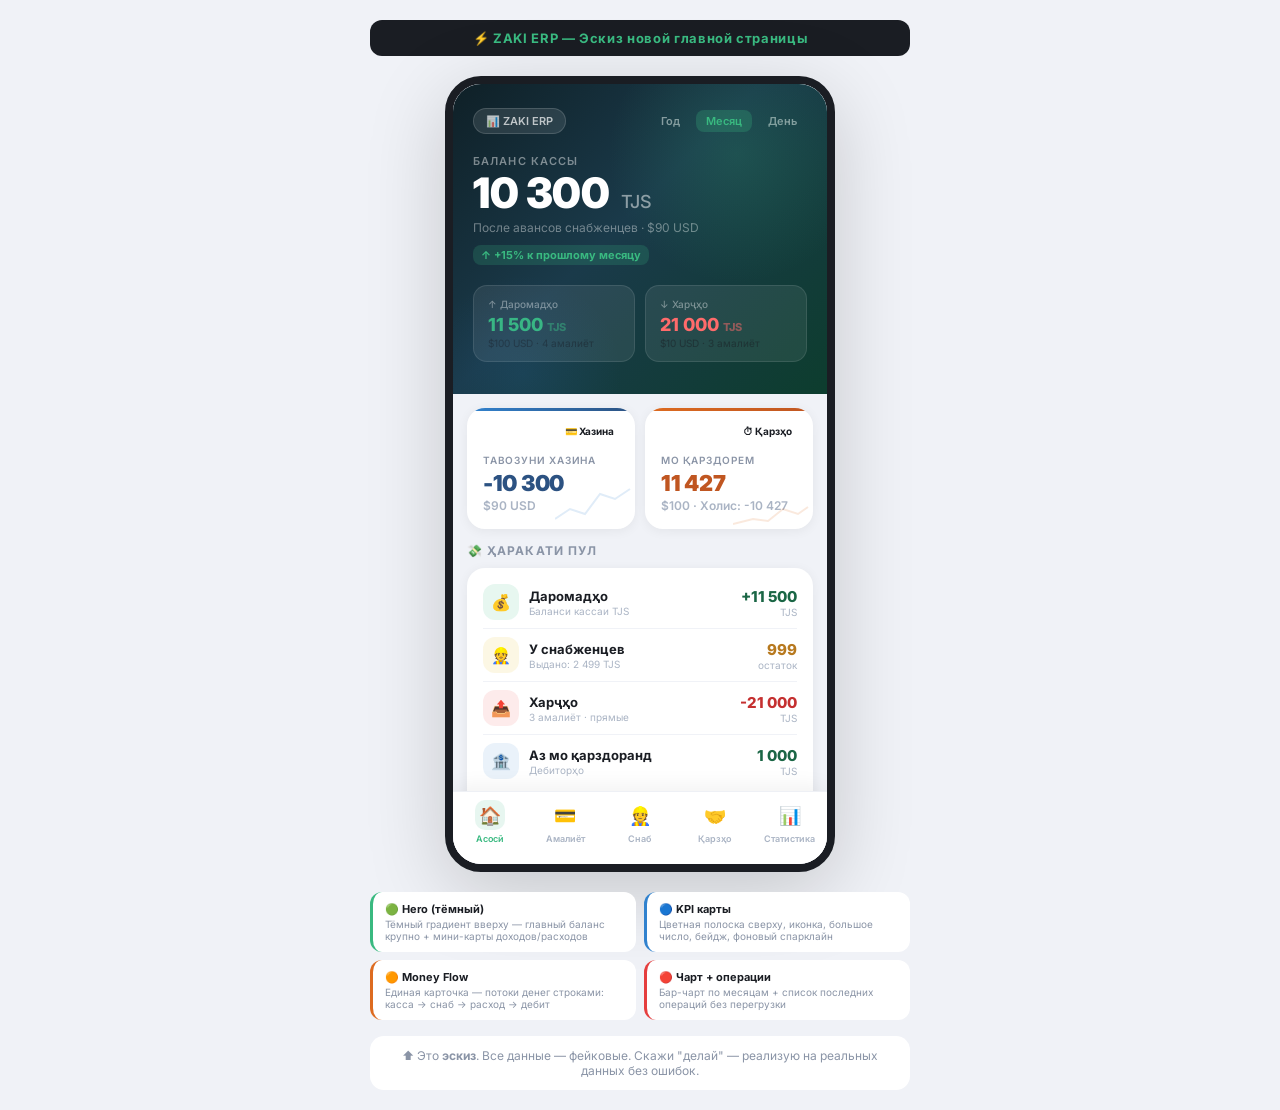
<file: home-sketch.html>
<!DOCTYPE html>
<html lang="ru">
<head>
<meta charset="UTF-8">
<meta name="viewport" content="width=device-width,initial-scale=1">
<title>ZAKI — Эскиз главной</title>
<link href="https://fonts.googleapis.com/css2?family=Inter:wght@400;500;600;700;800;900&display=swap" rel="stylesheet">
<style>
*{margin:0;padding:0;box-sizing:border-box;}
body{font-family:'Inter',sans-serif;background:#f0f2f7;color:#1a1d23;min-height:100vh;}

/* ── HERO ── */
.hero{
  background:linear-gradient(135deg,#0f2027 0%,#1a3a4a 45%,#0d3d2e 100%);
  padding:24px 20px 32px;
  position:relative;overflow:hidden;
}
.hero::before{
  content:'';position:absolute;top:-60px;right:-40px;
  width:260px;height:260px;border-radius:50%;
  background:radial-gradient(circle,rgba(57,185,128,.18) 0%,transparent 70%);
}
.hero::after{
  content:'';position:absolute;bottom:-80px;left:-30px;
  width:200px;height:200px;border-radius:50%;
  background:radial-gradient(circle,rgba(49,130,206,.12) 0%,transparent 70%);
}
.hero-top{display:flex;justify-content:space-between;align-items:center;margin-bottom:20px;}
.hero-badge{display:inline-flex;align-items:center;gap:6px;background:rgba(255,255,255,.1);border:1px solid rgba(255,255,255,.15);border-radius:20px;padding:5px 12px;font-size:11px;font-weight:600;color:rgba(255,255,255,.7);}
.hero-period{display:flex;gap:6px;}
.hero-period span{padding:4px 10px;border-radius:8px;font-size:11px;font-weight:600;color:rgba(255,255,255,.5);cursor:pointer;}
.hero-period span.active{background:rgba(57,185,128,.25);color:#39B980;}
.hero-label{font-size:11px;font-weight:600;color:rgba(255,255,255,.45);text-transform:uppercase;letter-spacing:.1em;margin-bottom:4px;}
.hero-balance{font-size:42px;font-weight:900;color:#fff;letter-spacing:-.5px;line-height:1;}
.hero-balance span{font-size:18px;font-weight:500;opacity:.5;margin-left:4px;}
.hero-sub{font-size:12px;color:rgba(255,255,255,.4);margin-top:6px;}
.hero-trend{display:inline-flex;align-items:center;gap:4px;background:rgba(57,185,128,.2);border-radius:8px;padding:3px 8px;font-size:11px;font-weight:700;color:#39B980;margin-top:10px;}
.hero-grid{display:grid;grid-template-columns:1fr 1fr;gap:10px;margin-top:20px;}
.hero-mini{background:rgba(255,255,255,.08);border:1px solid rgba(255,255,255,.1);border-radius:14px;padding:12px 14px;}
.hero-mini-lbl{font-size:10px;color:rgba(255,255,255,.4);font-weight:500;margin-bottom:4px;display:flex;align-items:center;gap:4px;}
.hero-mini-val{font-size:18px;font-weight:800;}
.hero-mini-sub{font-size:10px;margin-top:2px;opacity:.5;}

/* ── KPI ROW ── */
.kpi-row{display:grid;grid-template-columns:1fr 1fr;gap:10px;padding:14px 14px 0;}
.kpi{background:#fff;border-radius:18px;padding:16px;position:relative;overflow:hidden;box-shadow:0 2px 12px rgba(0,0,0,.06);}
.kpi::before{content:'';position:absolute;top:0;left:0;right:0;height:3px;border-radius:18px 18px 0 0;}
.kpi.g::before{background:linear-gradient(90deg,#39B980,#2A9066);}
.kpi.r::before{background:linear-gradient(90deg,#E53E3E,#C53030);}
.kpi.b::before{background:linear-gradient(90deg,#3182CE,#2C5282);}
.kpi.o::before{background:linear-gradient(90deg,#DD6B20,#C05621);}
.kpi-icon{width:38px;height:38px;border-radius:12px;display:flex;align-items:center;justify-content:center;margin-bottom:12px;font-size:18px;}
.kpi.g .kpi-icon{background:rgba(57,185,128,.12);}
.kpi.r .kpi-icon{background:rgba(229,62,62,.1);}
.kpi.b .kpi-icon{background:rgba(49,130,206,.1);}
.kpi.o .kpi-icon{background:rgba(221,107,32,.1);}
.kpi-lbl{font-size:10px;font-weight:600;color:#8a94a6;text-transform:uppercase;letter-spacing:.08em;margin-bottom:5px;}
.kpi-val{font-size:22px;font-weight:900;letter-spacing:-.3px;line-height:1.1;}
.kpi.g .kpi-val{color:#1a6645;}
.kpi.r .kpi-val{color:#C53030;}
.kpi.b .kpi-val{color:#2C5282;}
.kpi.o .kpi-val{color:#C05621;}
.kpi-val2{font-size:12px;font-weight:600;color:#aab4c4;margin-top:3px;}
.kpi-badge{position:absolute;top:14px;right:14px;font-size:10px;font-weight:700;padding:3px 7px;border-radius:6px;}
.kpi.g .kpi-badge{background:rgba(57,185,128,.12);color:#39B980;}
.kpi.r .kpi-badge{background:rgba(229,62,62,.1);color:#E53E3E;}
.kpi-spark{position:absolute;bottom:0;right:0;opacity:.15;}

/* ── FLOW SECTION ── */
.section{padding:14px 14px 0;}
.section-title{font-size:12px;font-weight:700;color:#8a94a6;text-transform:uppercase;letter-spacing:.09em;margin-bottom:10px;}
.flow-card{background:#fff;border-radius:18px;padding:16px;box-shadow:0 2px 12px rgba(0,0,0,.06);}
.flow-row{display:flex;align-items:center;gap:0;margin-bottom:8px;}
.flow-row:last-child{margin-bottom:0;}
.flow-dot{width:36px;height:36px;border-radius:12px;display:flex;align-items:center;justify-content:center;flex-shrink:0;font-size:16px;}
.flow-dot.g{background:rgba(57,185,128,.12);}
.flow-dot.y{background:rgba(236,201,75,.15);}
.flow-dot.r{background:rgba(229,62,62,.1);}
.flow-dot.b{background:rgba(49,130,206,.1);}
.flow-info{flex:1;padding:0 10px;}
.flow-name{font-size:13px;font-weight:700;color:#1a1d23;}
.flow-sub{font-size:10px;color:#aab4c4;margin-top:1px;}
.flow-amt{text-align:right;}
.flow-amt-val{font-size:15px;font-weight:800;}
.flow-amt-val.g{color:#1a6645;}
.flow-amt-val.r{color:#C53030;}
.flow-amt-val.y{color:#b7791f;}
.flow-sep{height:1px;background:#f0f2f7;margin:8px 0;}
.flow-bar{height:4px;background:#f0f2f7;border-radius:2px;margin-top:10px;overflow:hidden;}
.flow-bar-fill{height:100%;border-radius:2px;background:linear-gradient(90deg,#E53E3E,#C53030);}

/* ── CHARTS ── */
.chart-card{background:#fff;border-radius:18px;padding:16px;box-shadow:0 2px 12px rgba(0,0,0,.06);}
.chart-header{display:flex;justify-content:space-between;align-items:center;margin-bottom:14px;}
.chart-title{font-size:13px;font-weight:700;color:#1a1d23;}
.chart-tabs{display:flex;gap:4px;}
.chart-tab{padding:4px 9px;border-radius:7px;font-size:10px;font-weight:600;color:#8a94a6;cursor:pointer;}
.chart-tab.active{background:#f0f2f7;color:#1a1d23;}
/* fake chart */
.fake-chart{height:140px;display:flex;align-items:flex-end;gap:6px;padding-bottom:4px;}
.bar-g{flex:1;border-radius:5px 5px 0 0;background:linear-gradient(180deg,rgba(57,185,128,.8),rgba(57,185,128,.4));min-height:8px;}
.bar-r{flex:1;border-radius:5px 5px 0 0;background:linear-gradient(180deg,rgba(229,62,62,.7),rgba(229,62,62,.3));min-height:8px;}
.bar-pair{flex:1;display:flex;gap:2px;align-items:flex-end;}
.fake-line{height:120px;position:relative;overflow:hidden;}
.fake-line svg{width:100%;height:100%;}

/* ── RECENT OPS ── */
.ops-card{background:#fff;border-radius:18px;padding:16px;box-shadow:0 2px 12px rgba(0,0,0,.06);}
.op-row{display:flex;align-items:center;gap:10px;padding:8px 0;border-bottom:1px solid #f5f6f9;}
.op-row:last-child{border-bottom:none;}
.op-icon{width:36px;height:36px;border-radius:11px;display:flex;align-items:center;justify-content:center;font-size:15px;flex-shrink:0;}
.op-info{flex:1;}
.op-name{font-size:13px;font-weight:600;color:#1a1d23;}
.op-meta{font-size:10px;color:#aab4c4;margin-top:1px;}
.op-amt{font-size:14px;font-weight:800;}
.op-amt.g{color:#1a6645;}
.op-amt.r{color:#C53030;}

/* ── NAV (для реализма) ── */
.nav{display:flex;background:#fff;border-top:1px solid #eef0f5;padding:8px 0 20px;position:sticky;bottom:0;z-index:10;box-shadow:0 -4px 20px rgba(0,0,0,.06);}
.nav-item{flex:1;display:flex;flex-direction:column;align-items:center;gap:3px;font-size:9px;font-weight:600;color:#aab4c4;cursor:pointer;}
.nav-item.active{color:#39B980;}
.nav-dot{width:30px;height:30px;border-radius:10px;display:flex;align-items:center;justify-content:center;font-size:18px;}
.nav-item.active .nav-dot{background:rgba(57,185,128,.12);}

/* ── LABEL ── */
.sketch-label{text-align:center;padding:8px;font-size:10px;color:#8a94a6;font-weight:600;}

/* phone wrapper */
.phone{max-width:390px;margin:20px auto;background:#f0f2f7;border-radius:36px;overflow:hidden;box-shadow:0 20px 80px rgba(0,0,0,.18);border:8px solid #1a1d23;}
.screen{max-height:780px;overflow-y:auto;background:#f0f2f7;}
.screen::-webkit-scrollbar{display:none;}

/* side labels */
.outer{max-width:580px;margin:0 auto;padding:20px;}
.title-badge{text-align:center;background:#1a1d23;color:#39B980;border-radius:12px;padding:10px 20px;font-size:13px;font-weight:700;margin-bottom:16px;letter-spacing:.05em;}
.legend{display:grid;grid-template-columns:1fr 1fr;gap:8px;margin-top:16px;}
.leg-item{background:#fff;border-radius:12px;padding:10px 12px;border-left:3px solid;}
.leg-item.g{border-color:#39B980;}
.leg-item.r{border-color:#E53E3E;}
.leg-item.b{border-color:#3182CE;}
.leg-item.o{border-color:#DD6B20;}
.leg-title{font-size:11px;font-weight:700;color:#1a1d23;margin-bottom:2px;}
.leg-desc{font-size:10px;color:#8a94a6;}
</style>
</head>
<body>

<div class="outer">
  <div class="title-badge">⚡ ZAKI ERP — Эскиз новой главной страницы</div>

  <div class="phone">
    <div class="screen">

      <!-- ═══ HERO SECTION ═══ -->
      <div class="hero">
        <div class="hero-top">
          <div class="hero-badge">📊 ZAKI ERP</div>
          <div class="hero-period">
            <span>Год</span>
            <span class="active">Месяц</span>
            <span>День</span>
          </div>
        </div>

        <div class="hero-label">Баланс кассы</div>
        <div class="hero-balance">10 300 <span>TJS</span></div>
        <div class="hero-sub">После авансов снабженцев · $90 USD</div>
        <div class="hero-trend">↑ +15% к прошлому месяцу</div>

        <div class="hero-grid">
          <div class="hero-mini">
            <div class="hero-mini-lbl">↑ Даромадҳо</div>
            <div class="hero-mini-val" style="color:#39B980;">11 500 <span style="font-size:11px;opacity:.5;">TJS</span></div>
            <div class="hero-mini-sub">$100 USD · 4 амалиёт</div>
          </div>
          <div class="hero-mini">
            <div class="hero-mini-lbl">↓ Харҷҳо</div>
            <div class="hero-mini-val" style="color:#ff6b6b;">21 000 <span style="font-size:11px;opacity:.5;">TJS</span></div>
            <div class="hero-mini-sub">$10 USD · 3 амалиёт</div>
          </div>
        </div>
      </div>

      <!-- ═══ KPI CARDS ═══ -->
      <div class="kpi-row">
        <div class="kpi b">
          <div class="kpi-badge">💳 Хазина</div>
          <div style="height:30px;"></div>
          <div class="kpi-lbl">Тавозуни хазина</div>
          <div class="kpi-val">-10 300</div>
          <div class="kpi-val2">$90 USD</div>
          <!-- fake sparkline -->
          <svg class="kpi-spark" width="80" height="50" viewBox="0 0 80 50">
            <polyline points="0,40 15,30 30,35 45,15 60,20 75,10" fill="none" stroke="#3182CE" stroke-width="2"/>
          </svg>
        </div>
        <div class="kpi o">
          <div class="kpi-badge">⏱ Қарзҳо</div>
          <div style="height:30px;"></div>
          <div class="kpi-lbl">Мо қарздорем</div>
          <div class="kpi-val">11 427</div>
          <div class="kpi-val2">$100 · Холис: -10 427</div>
          <svg class="kpi-spark" width="80" height="50" viewBox="0 0 80 50">
            <polyline points="0,45 20,40 35,42 50,30 65,35 75,28" fill="none" stroke="#DD6B20" stroke-width="2"/>
          </svg>
        </div>
      </div>

      <!-- ═══ MONEY FLOW ═══ -->
      <div class="section">
        <div class="section-title">💸 Ҳаракати пул</div>
        <div class="flow-card">
          <div class="flow-row">
            <div class="flow-dot g">💰</div>
            <div class="flow-info">
              <div class="flow-name">Даромадҳо</div>
              <div class="flow-sub">Баланси кассаи TJS</div>
            </div>
            <div class="flow-amt"><div class="flow-amt-val g">+11 500</div><div style="font-size:10px;color:#aab4c4;">TJS</div></div>
          </div>
          <div class="flow-sep"></div>
          <div class="flow-row">
            <div class="flow-dot y">👷</div>
            <div class="flow-info">
              <div class="flow-name">У снабженцев</div>
              <div class="flow-sub">Выдано: 2 499 TJS</div>
            </div>
            <div class="flow-amt"><div class="flow-amt-val y">999</div><div style="font-size:10px;color:#aab4c4;">остаток</div></div>
          </div>
          <div class="flow-sep"></div>
          <div class="flow-row">
            <div class="flow-dot r">📤</div>
            <div class="flow-info">
              <div class="flow-name">Харҷҳо</div>
              <div class="flow-sub">3 амалиёт · прямые</div>
            </div>
            <div class="flow-amt"><div class="flow-amt-val r">-21 000</div><div style="font-size:10px;color:#aab4c4;">TJS</div></div>
          </div>
          <div class="flow-sep"></div>
          <div class="flow-row">
            <div class="flow-dot b">🏦</div>
            <div class="flow-info">
              <div class="flow-name">Аз мо қарздоранд</div>
              <div class="flow-sub">Дебиторҳо</div>
            </div>
            <div class="flow-amt"><div class="flow-amt-val g">1 000</div><div style="font-size:10px;color:#aab4c4;">TJS</div></div>
          </div>
          <!-- Expense bar -->
          <div style="margin-top:12px;padding-top:10px;border-top:1px solid #f0f2f7;">
            <div style="display:flex;justify-content:space-between;font-size:10px;color:#aab4c4;margin-bottom:5px;">
              <span>Харҷ аз даромад</span><span style="color:#E53E3E;">183%</span>
            </div>
            <div class="flow-bar"><div class="flow-bar-fill" style="width:100%;"></div></div>
          </div>
        </div>
      </div>

      <!-- ═══ CHART ═══ -->
      <div class="section" style="margin-top:14px;">
        <div class="chart-card">
          <div class="chart-header">
            <div class="chart-title">📈 Кэшфлоу (TJS)</div>
            <div class="chart-tabs">
              <div class="chart-tab">3м</div>
              <div class="chart-tab active">6м</div>
              <div class="chart-tab">Год</div>
            </div>
          </div>
          <!-- Fake bar chart -->
          <div class="fake-chart">
            <div class="bar-pair"><div class="bar-g" style="height:60%;"></div><div class="bar-r" style="height:80%;"></div></div>
            <div class="bar-pair"><div class="bar-g" style="height:45%;"></div><div class="bar-r" style="height:55%;"></div></div>
            <div class="bar-pair"><div class="bar-g" style="height:75%;"></div><div class="bar-r" style="height:65%;"></div></div>
            <div class="bar-pair"><div class="bar-g" style="height:50%;"></div><div class="bar-r" style="height:90%;"></div></div>
            <div class="bar-pair"><div class="bar-g" style="height:85%;"></div><div class="bar-r" style="height:70%;"></div></div>
            <div class="bar-pair"><div class="bar-g" style="height:70%;"></div><div class="bar-r" style="height:100%;"></div></div>
          </div>
          <div style="display:flex;gap:12px;margin-top:8px;">
            <div style="display:flex;align-items:center;gap:5px;font-size:10px;color:#8a94a6;"><div style="width:10px;height:10px;border-radius:3px;background:rgba(57,185,128,.8);"></div>Даромад</div>
            <div style="display:flex;align-items:center;gap:5px;font-size:10px;color:#8a94a6;"><div style="width:10px;height:10px;border-radius:3px;background:rgba(229,62,62,.7);"></div>Харҷ</div>
          </div>
        </div>
      </div>

      <!-- ═══ RECENT OPS ═══ -->
      <div class="section" style="margin-top:14px;padding-bottom:14px;">
        <div class="ops-card">
          <div class="chart-header" style="margin-bottom:8px;">
            <div class="chart-title">🕐 Охирин амалиётҳо</div>
            <div style="font-size:11px;color:#39B980;font-weight:700;cursor:pointer;">Ҳама →</div>
          </div>
          <div class="op-row">
            <div class="op-icon" style="background:rgba(57,185,128,.1);">💵</div>
            <div class="op-info">
              <div class="op-name">Оплата за материалы</div>
              <div class="op-meta">Сегодня · Стройка · Иванов</div>
            </div>
            <div class="op-amt g">+5 000</div>
          </div>
          <div class="op-row">
            <div class="op-icon" style="background:rgba(229,62,62,.08);">🧾</div>
            <div class="op-info">
              <div class="op-name">Закупка цемента</div>
              <div class="op-meta">Вчера · Снабжение · Ахмадов</div>
            </div>
            <div class="op-amt r">-3 200</div>
          </div>
          <div class="op-row">
            <div class="op-icon" style="background:rgba(57,185,128,.1);">💵</div>
            <div class="op-info">
              <div class="op-name">Аванс клиента</div>
              <div class="op-meta">22 май · Офис</div>
            </div>
            <div class="op-amt g">+8 000</div>
          </div>
        </div>
      </div>

      <!-- NAV BAR -->
      <div class="nav">
        <div class="nav-item active">
          <div class="nav-dot">🏠</div>
          <span>Асосӣ</span>
        </div>
        <div class="nav-item">
          <div class="nav-dot">💳</div>
          <span>Амалиёт</span>
        </div>
        <div class="nav-item">
          <div class="nav-dot">👷</div>
          <span>Снаб</span>
        </div>
        <div class="nav-item">
          <div class="nav-dot">🤝</div>
          <span>Қарзҳо</span>
        </div>
        <div class="nav-item">
          <div class="nav-dot">📊</div>
          <span>Статистика</span>
        </div>
      </div>

    </div>
  </div>

  <!-- LEGEND -->
  <div class="legend">
    <div class="leg-item g">
      <div class="leg-title">🟢 Hero (тёмный)</div>
      <div class="leg-desc">Тёмный градиент вверху — главный баланс крупно + мини-карты доходов/расходов</div>
    </div>
    <div class="leg-item b">
      <div class="leg-title">🔵 KPI карты</div>
      <div class="leg-desc">Цветная полоска сверху, иконка, большое число, бейдж, фоновый спарклайн</div>
    </div>
    <div class="leg-item o">
      <div class="leg-title">🟠 Money Flow</div>
      <div class="leg-desc">Единая карточка — потоки денег строками: касса → снаб → расход → дебит</div>
    </div>
    <div class="leg-item r">
      <div class="leg-title">🔴 Чарт + операции</div>
      <div class="leg-desc">Бар-чарт по месяцам + список последних операций без перегрузки</div>
    </div>
  </div>

  <div style="text-align:center;margin-top:16px;padding:12px;background:#fff;border-radius:14px;font-size:12px;color:#8a94a6;">
    ⬆️ Это <b>эскиз</b>. Все данные — фейковые. Скажи "делай" — реализую на реальных данных без ошибок.
  </div>
</div>

</body>
</html>
</file>
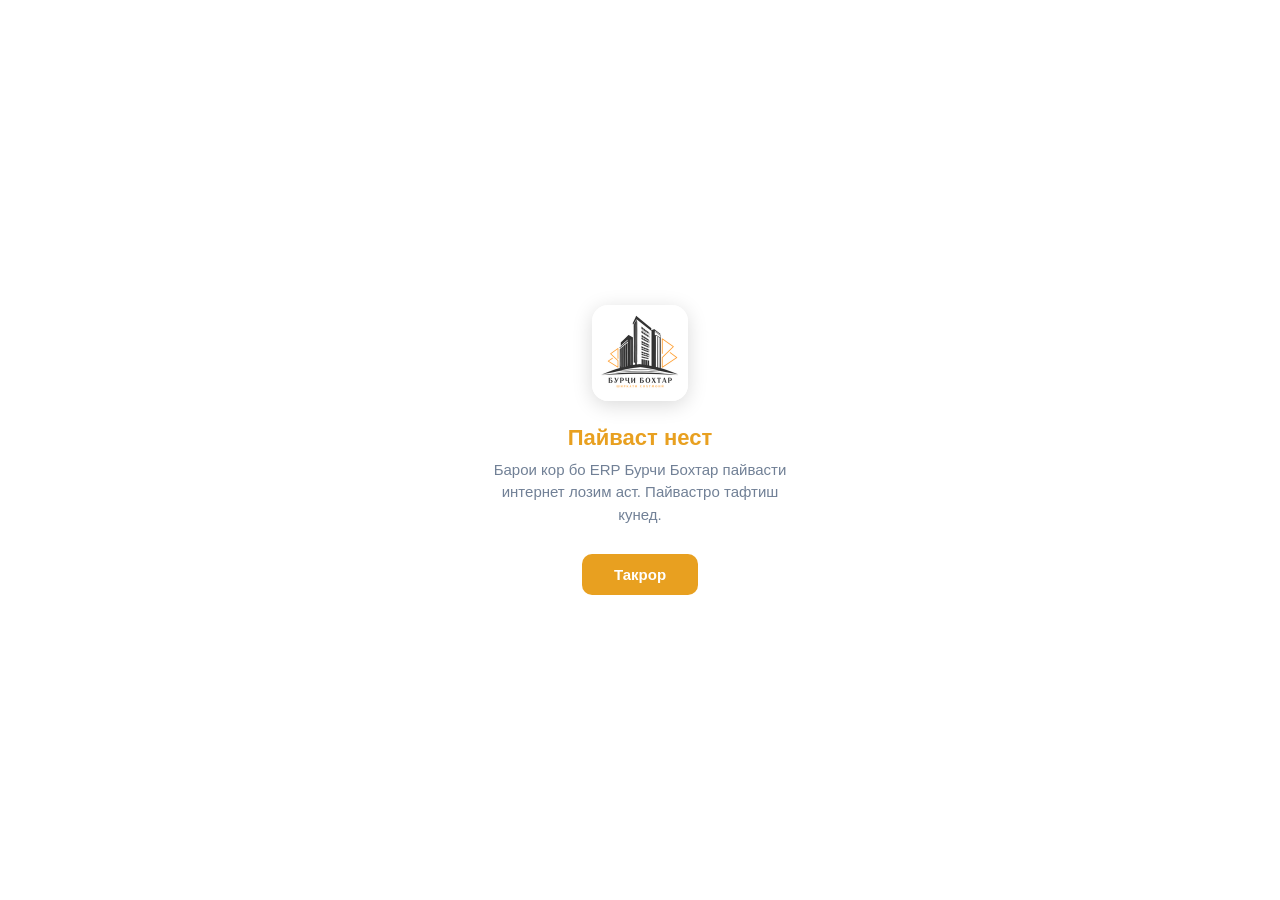
<file: offline.html>
<!DOCTYPE html>
<html lang="tg">
<head>
<meta charset="UTF-8">
<meta name="viewport" content="width=device-width,initial-scale=1">
<title>Бурчи Бохтар — Пайваст нест</title>
<style>
  *{margin:0;padding:0;box-sizing:border-box}
  body{background:#fff;color:#2D3748;font-family:-apple-system,BlinkMacSystemFont,'Segoe UI',sans-serif;display:flex;flex-direction:column;align-items:center;justify-content:center;min-height:100vh;text-align:center;padding:24px}
  img{width:96px;height:96px;margin-bottom:24px;border-radius:16px;box-shadow:0 4px 20px rgba(0,0,0,.15);}
  h1{font-size:22px;font-weight:800;color:#E8A020;margin-bottom:8px}
  p{font-size:15px;color:#718096;line-height:1.5;max-width:300px}
  button{margin-top:28px;background:#E8A020;color:#fff;border:none;padding:12px 32px;border-radius:10px;font-size:15px;font-weight:600;cursor:pointer}
  button:active{opacity:.8}
</style>
</head>
<body>
<img src="/logo192.png" alt="Бурчи Бохтар">
<h1>Пайваст нест</h1>
<p>Барои кор бо ERP Бурчи Бохтар пайвасти интернет лозим аст. Пайвастро тафтиш кунед.</p>
<button onclick="location.reload()">Такрор</button>
</body>
</html>
</file>
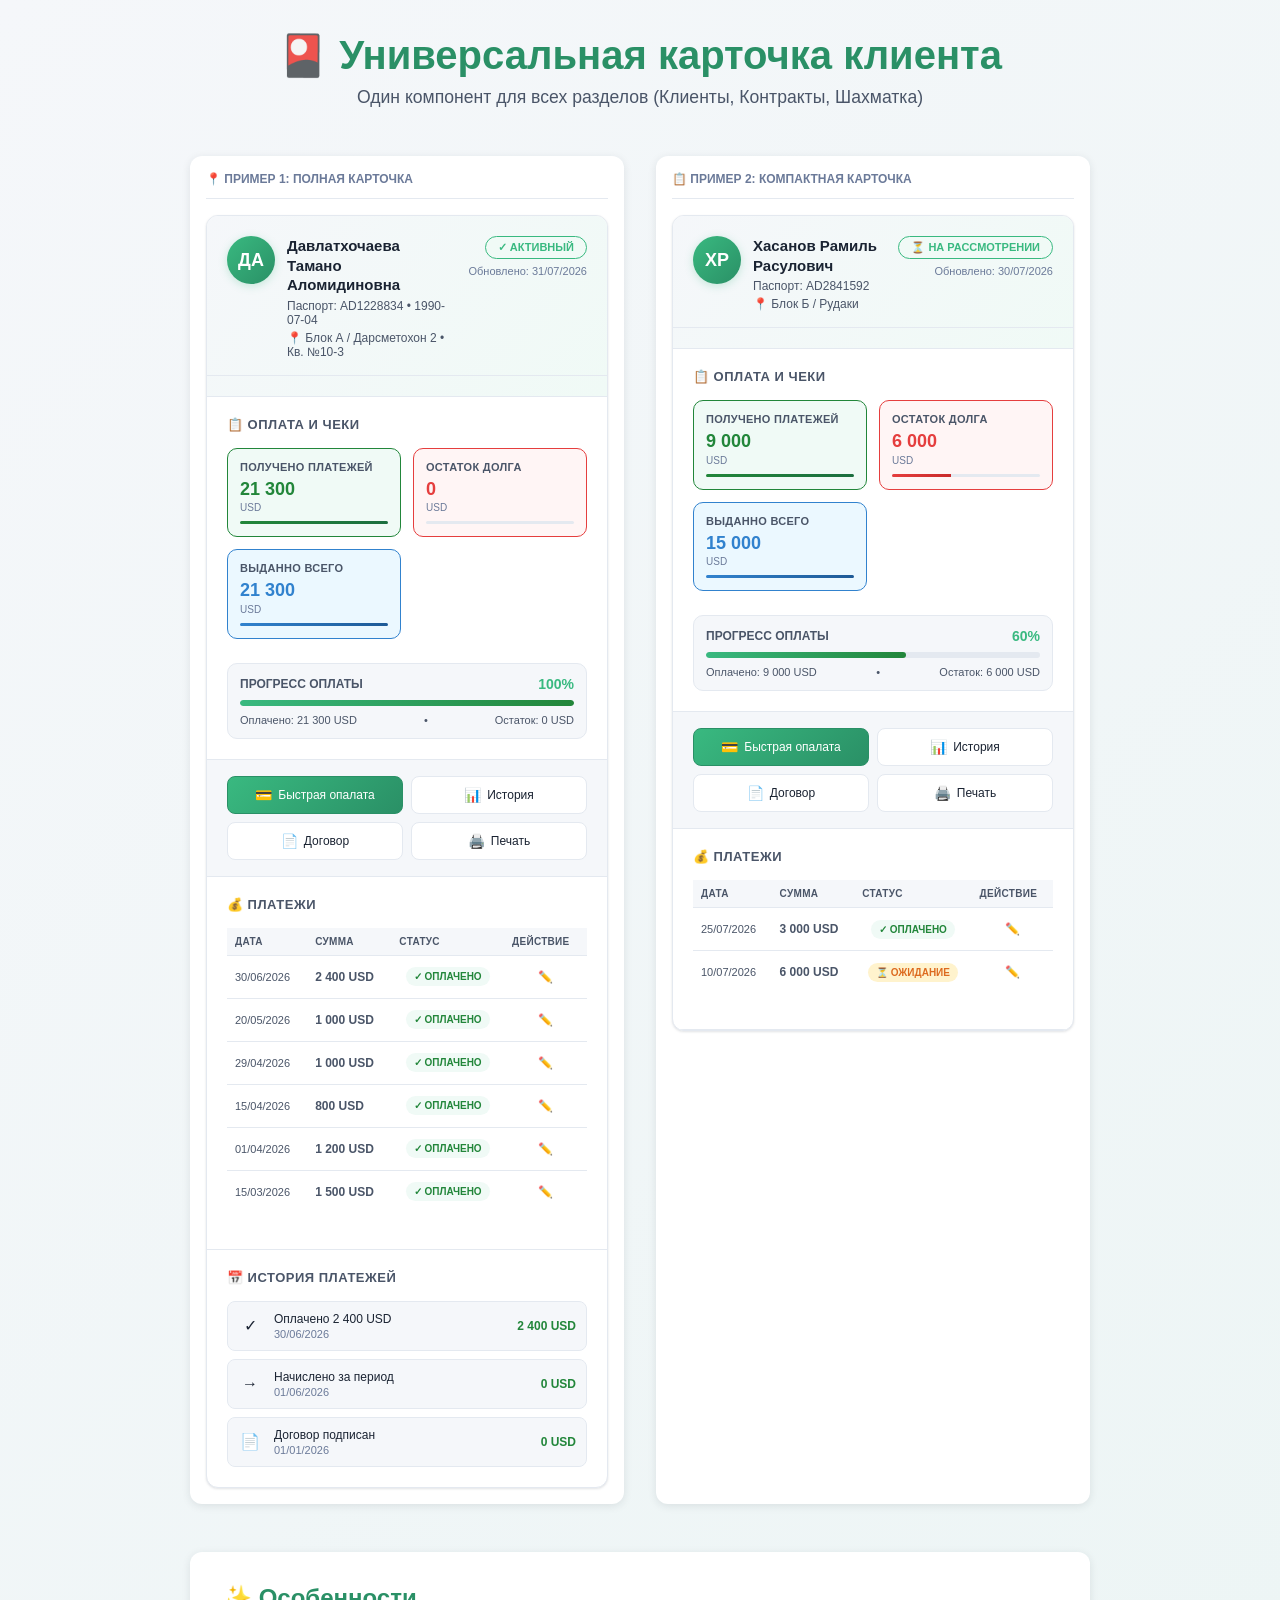
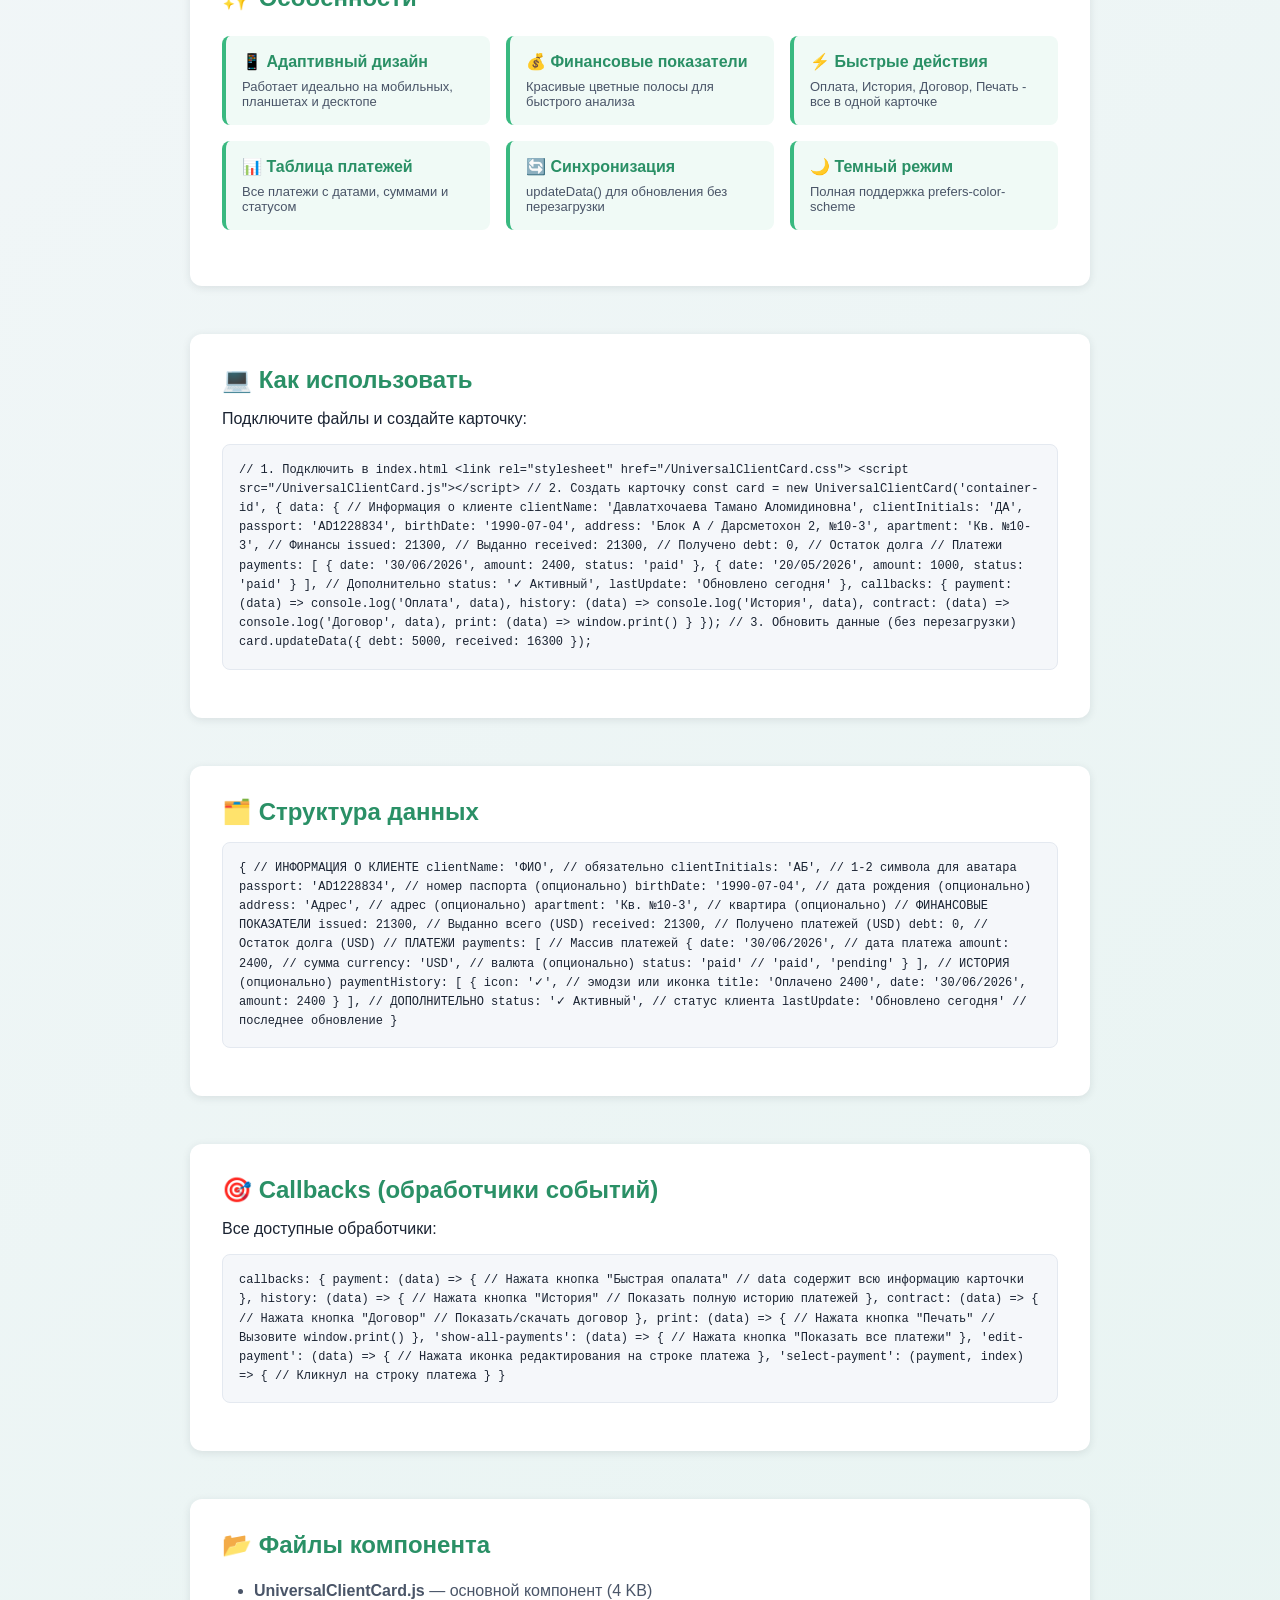
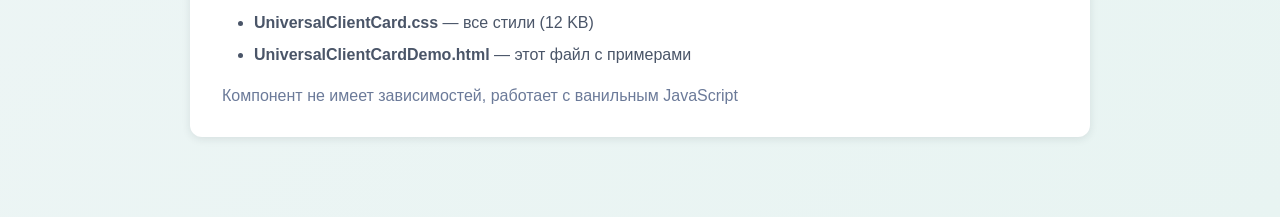
<file: UniversalClientCardDemo.html>
<!DOCTYPE html>
<html lang="ru">
<head>
  <meta charset="UTF-8">
  <meta name="viewport" content="width=device-width, initial-scale=1.0">
  <title>Универсальная карточка клиента</title>
  <link rel="stylesheet" href="UniversalClientCard.css">
  <style>
    * {
      margin: 0;
      padding: 0;
      box-sizing: border-box;
    }

    body {
      font-family: -apple-system, BlinkMacSystemFont, 'Segoe UI', Roboto, sans-serif;
      background: linear-gradient(135deg, #f5f7fa 0%, #e8f4f2 100%);
      min-height: 100vh;
      padding: 2rem 1rem;
      color: #1a2332;
    }

    .container {
      max-width: 900px;
      margin: 0 auto;
    }

    .header {
      text-align: center;
      margin-bottom: 3rem;
    }

    .header h1 {
      font-size: 2.5rem;
      color: #2a9066;
      margin-bottom: 0.5rem;
    }

    .header p {
      font-size: 1.1rem;
      color: #4a5568;
      margin-bottom: 1rem;
    }

    .demo-grid {
      display: grid;
      grid-template-columns: repeat(auto-fit, minmax(400px, 1fr));
      gap: 2rem;
      margin-bottom: 3rem;
    }

    .demo-card {
      background: white;
      border-radius: 12px;
      padding: 1rem;
      box-shadow: 0 2px 8px rgba(26, 35, 50, 0.1);
    }

    .demo-label {
      font-size: 12px;
      font-weight: 600;
      text-transform: uppercase;
      color: #6b7a99;
      margin-bottom: 1rem;
      padding-bottom: 0.75rem;
      border-bottom: 1px solid #e4e9f0;
    }

    .info-section {
      background: white;
      border-radius: 12px;
      padding: 2rem;
      margin: 3rem 0;
      box-shadow: 0 2px 8px rgba(26, 35, 50, 0.1);
    }

    .info-section h2 {
      color: #2a9066;
      font-size: 1.5rem;
      margin-bottom: 1rem;
    }

    .features {
      display: grid;
      grid-template-columns: repeat(auto-fit, minmax(200px, 1fr));
      gap: 1rem;
      margin: 1.5rem 0;
    }

    .feature {
      padding: 1rem;
      background: #f0faf6;
      border-radius: 8px;
      border-left: 4px solid #39B980;
    }

    .feature strong {
      color: #2a9066;
      display: block;
      margin-bottom: 0.5rem;
    }

    .feature p {
      font-size: 13px;
      color: #4a5568;
      margin: 0;
    }

    .code-block {
      background: #f5f7fa;
      border: 1px solid #e4e9f0;
      border-radius: 8px;
      padding: 1rem;
      overflow-x: auto;
      font-family: 'Monaco', monospace;
      font-size: 12px;
      color: #1a2332;
      margin: 1rem 0;
      line-height: 1.6;
    }

    @media (max-width: 768px) {
      .demo-grid {
        grid-template-columns: 1fr;
      }

      .header h1 {
        font-size: 1.8rem;
      }
    }
  </style>
</head>
<body>
  <div class="container">
    <div class="header">
      <h1>🎴 Универсальная карточка клиента</h1>
      <p>Один компонент для всех разделов (Клиенты, Контракты, Шахматка)</p>
    </div>

    <div class="demo-grid">
      <!-- Пример 1: Полная карточка с данными -->
      <div class="demo-card">
        <div class="demo-label">📍 Пример 1: Полная карточка</div>
        <div id="card-1"></div>
      </div>

      <!-- Пример 2: Вариант с минимумом данных -->
      <div class="demo-card">
        <div class="demo-label">📋 Пример 2: Компактная карточка</div>
        <div id="card-2"></div>
      </div>
    </div>

    <div class="info-section">
      <h2>✨ Особенности</h2>
      <div class="features">
        <div class="feature">
          <strong>📱 Адаптивный дизайн</strong>
          <p>Работает идеально на мобильных, планшетах и десктопе</p>
        </div>
        <div class="feature">
          <strong>💰 Финансовые показатели</strong>
          <p>Красивые цветные полосы для быстрого анализа</p>
        </div>
        <div class="feature">
          <strong>⚡ Быстрые действия</strong>
          <p>Оплата, История, Договор, Печать - все в одной карточке</p>
        </div>
        <div class="feature">
          <strong>📊 Таблица платежей</strong>
          <p>Все платежи с датами, суммами и статусом</p>
        </div>
        <div class="feature">
          <strong>🔄 Синхронизация</strong>
          <p>updateData() для обновления без перезагрузки</p>
        </div>
        <div class="feature">
          <strong>🌙 Темный режим</strong>
          <p>Полная поддержка prefers-color-scheme</p>
        </div>
      </div>
    </div>

    <div class="info-section">
      <h2>💻 Как использовать</h2>
      <p>Подключите файлы и создайте карточку:</p>
      <div class="code-block">// 1. Подключить в index.html
&lt;link rel="stylesheet" href="/UniversalClientCard.css"&gt;
&lt;script src="/UniversalClientCard.js"&gt;&lt;/script&gt;

// 2. Создать карточку
const card = new UniversalClientCard('container-id', {
  data: {
    // Информация о клиенте
    clientName: 'Давлатхочаева Тамано Аломидиновна',
    clientInitials: 'ДА',
    passport: 'AD1228834',
    birthDate: '1990-07-04',
    address: 'Блок А / Дарсметохон 2, №10-3',
    apartment: 'Кв. №10-3',

    // Финансы
    issued: 21300,      // Выданно
    received: 21300,    // Получено
    debt: 0,            // Остаток долга

    // Платежи
    payments: [
      { date: '30/06/2026', amount: 2400, status: 'paid' },
      { date: '20/05/2026', amount: 1000, status: 'paid' }
    ],

    // Дополнительно
    status: '✓ Активный',
    lastUpdate: 'Обновлено сегодня'
  },
  callbacks: {
    payment: (data) => console.log('Оплата', data),
    history: (data) => console.log('История', data),
    contract: (data) => console.log('Договор', data),
    print: (data) => window.print()
  }
});

// 3. Обновить данные (без перезагрузки)
card.updateData({
  debt: 5000,
  received: 16300
});</div>
    </div>

    <div class="info-section">
      <h2>🗂️ Структура данных</h2>
      <div class="code-block">{
  // ИНФОРМАЦИЯ О КЛИЕНТЕ
  clientName: 'ФИО',           // обязательно
  clientInitials: 'АБ',        // 1-2 символа для аватара
  passport: 'AD1228834',       // номер паспорта (опционально)
  birthDate: '1990-07-04',     // дата рождения (опционально)
  address: 'Адрес',            // адрес (опционально)
  apartment: 'Кв. №10-3',      // квартира (опционально)

  // ФИНАНСОВЫЕ ПОКАЗАТЕЛИ
  issued: 21300,               // Выданно всего (USD)
  received: 21300,             // Получено платежей (USD)
  debt: 0,                     // Остаток долга (USD)

  // ПЛАТЕЖИ
  payments: [                  // Массив платежей
    {
      date: '30/06/2026',      // дата платежа
      amount: 2400,            // сумма
      currency: 'USD',         // валюта (опционально)
      status: 'paid'           // 'paid', 'pending'
    }
  ],

  // ИСТОРИЯ (опционально)
  paymentHistory: [
    {
      icon: '✓',               // эмодзи или иконка
      title: 'Оплачено 2400',
      date: '30/06/2026',
      amount: 2400
    }
  ],

  // ДОПОЛНИТЕЛЬНО
  status: '✓ Активный',        // статус клиента
  lastUpdate: 'Обновлено сегодня'  // последнее обновление
}</div>
    </div>

    <div class="info-section">
      <h2>🎯 Callbacks (обработчики событий)</h2>
      <p>Все доступные обработчики:</p>
      <div class="code-block">callbacks: {
  payment: (data) => {
    // Нажата кнопка "Быстрая опалата"
    // data содержит всю информацию карточки
  },

  history: (data) => {
    // Нажата кнопка "История"
    // Показать полную историю платежей
  },

  contract: (data) => {
    // Нажата кнопка "Договор"
    // Показать/скачать договор
  },

  print: (data) => {
    // Нажата кнопка "Печать"
    // Вызовите window.print()
  },

  'show-all-payments': (data) => {
    // Нажата кнопка "Показать все платежи"
  },

  'edit-payment': (data) => {
    // Нажата иконка редактирования на строке платежа
  },

  'select-payment': (payment, index) => {
    // Кликнул на строку платежа
  }
}</div>
    </div>

    <div class="info-section">
      <h2>📂 Файлы компонента</h2>
      <ul style="margin: 1rem 0 0; padding-left: 2rem; color: #4a5568; line-height: 2;">
        <li><strong>UniversalClientCard.js</strong> — основной компонент (4 KB)</li>
        <li><strong>UniversalClientCard.css</strong> — все стили (12 KB)</li>
        <li><strong>UniversalClientCardDemo.html</strong> — этот файл с примерами</li>
      </ul>
      <p style="margin-top: 1rem; color: #6b7a99;">Компонент не имеет зависимостей, работает с ванильным JavaScript</p>
    </div>
  </div>

  <script src="UniversalClientCard.js"></script>
  <script>
    // Пример 1: Полная карточка с данными
    new UniversalClientCard('card-1', {
      data: {
        clientName: 'Давлатхочаева Тамано Аломидиновна',
        clientInitials: 'ДА',
        passport: 'AD1228834',
        birthDate: '1990-07-04',
        address: 'Блок А / Дарсметохон 2',
        apartment: 'Кв. №10-3',
        issued: 21300,
        received: 21300,
        debt: 0,
        payments: [
          { date: '30/06/2026', amount: 2400, status: 'paid' },
          { date: '20/05/2026', amount: 1000, status: 'paid' },
          { date: '29/04/2026', amount: 1000, status: 'paid' },
          { date: '15/04/2026', amount: 800, status: 'paid' },
          { date: '01/04/2026', amount: 1200, status: 'paid' },
          { date: '15/03/2026', amount: 1500, status: 'paid' }
        ],
        paymentHistory: [
          { icon: '✓', title: 'Оплачено 2 400 USD', date: '30/06/2026', amount: 2400 },
          { icon: '→', title: 'Начислено за период', date: '01/06/2026', amount: 0 },
          { icon: '📄', title: 'Договор подписан', date: '01/01/2026', amount: 0 }
        ],
        status: '✓ Активный',
        lastUpdate: 'Обновлено: 31/07/2026'
      },
      callbacks: {
        payment: () => alert('Быстрая опалата'),
        history: () => alert('История платежей'),
        contract: () => alert('Договор'),
        print: () => alert('Печать')
      }
    });

    // Пример 2: Компактная карточка
    new UniversalClientCard('card-2', {
      data: {
        clientName: 'Хасанов Рамиль Расулович',
        clientInitials: 'ХР',
        passport: 'AD2841592',
        address: 'Блок Б / Рудаки',
        issued: 15000,
        received: 9000,
        debt: 6000,
        payments: [
          { date: '25/07/2026', amount: 3000, status: 'paid' },
          { date: '10/07/2026', amount: 6000, status: 'pending' }
        ],
        status: '⏳ На рассмотрении',
        lastUpdate: 'Обновлено: 30/07/2026'
      },
      callbacks: {
        payment: () => alert('Оплата'),
        history: () => alert('История')
      }
    });
  </script>
</body>
</html>
</file>
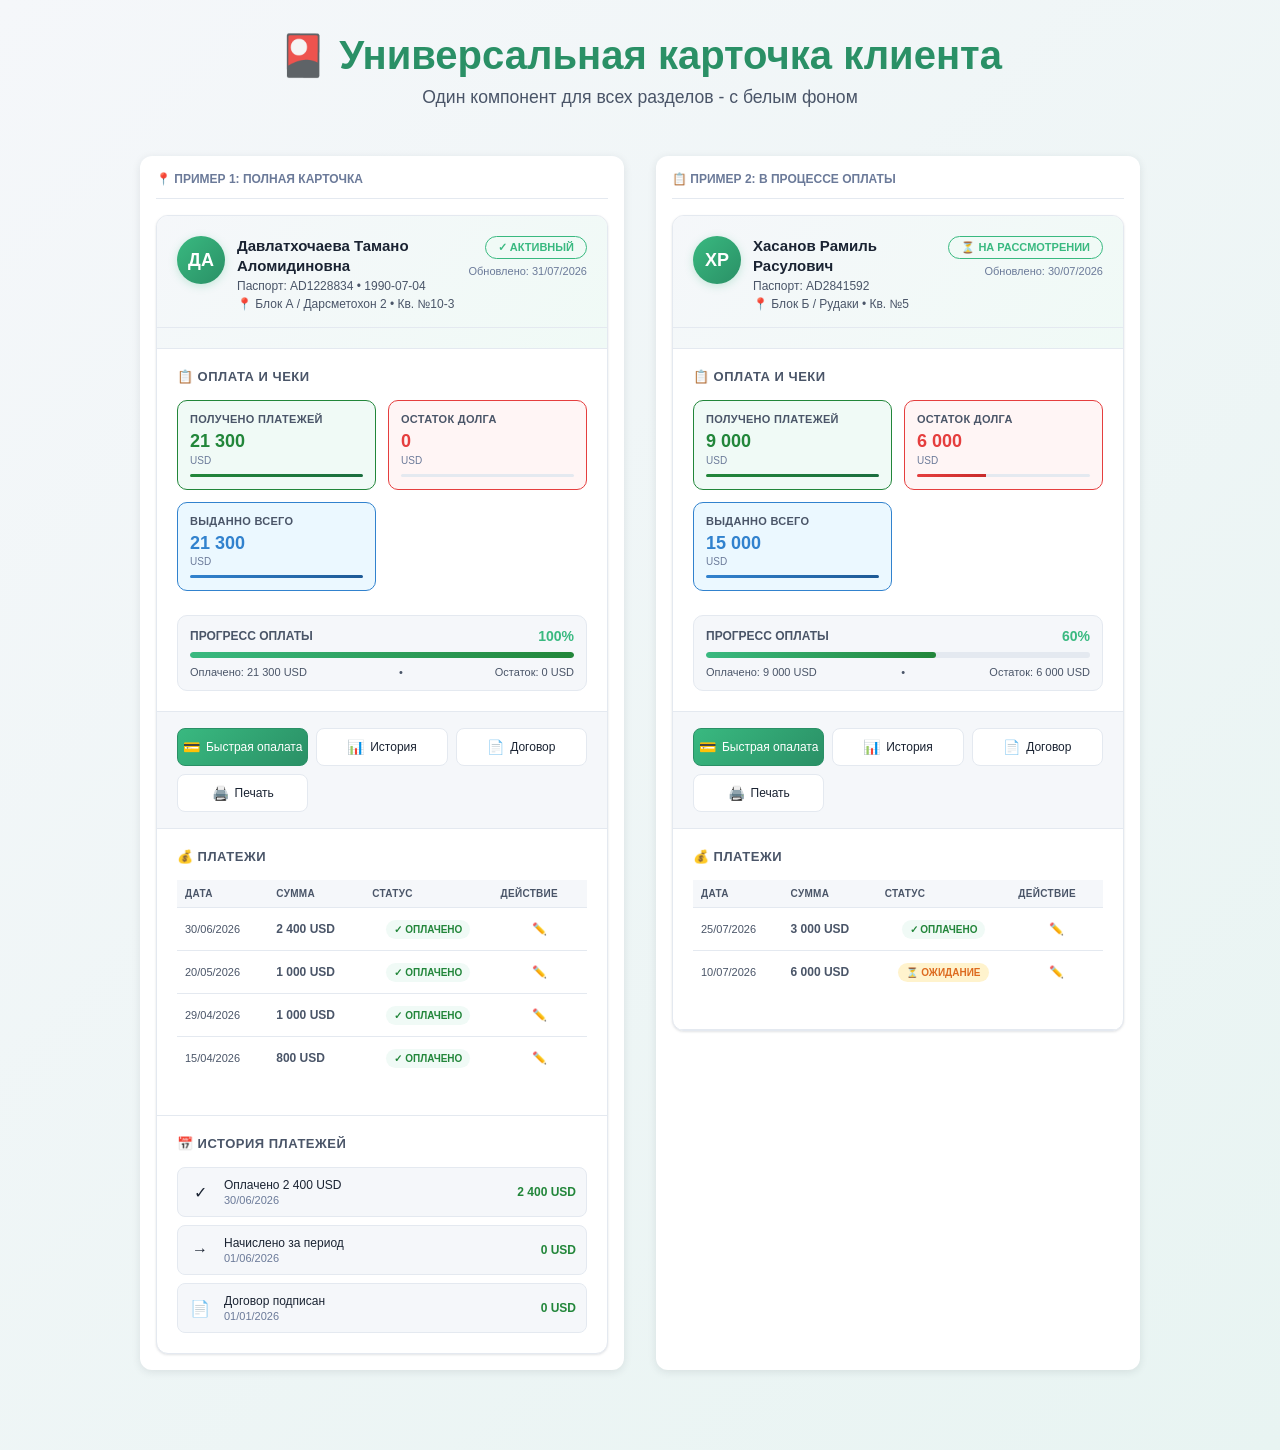
<file: UniversalClientCardStandalone.html>
<!DOCTYPE html>
<html lang="ru">
<head>
  <meta charset="UTF-8">
  <meta name="viewport" content="width=device-width, initial-scale=1.0">
  <title>Универсальная карточка клиента</title>
  <style>
    * {
      margin: 0;
      padding: 0;
      box-sizing: border-box;
    }

    :root {
      --ucc-primary: #39B980;
      --ucc-primary-dark: #2A9066;
      --ucc-success: #22863A;
      --ucc-danger: #E53E3E;
      --ucc-warning: #DD6B20;
      --ucc-info: #3182CE;
      --ucc-bg: #F5F7FA;
      --ucc-bg-light: #F0FAF6;
      --ucc-bg-danger: #FFF5F5;
      --ucc-bg-info: #EBF8FF;
      --ucc-border: #E4E9F0;
      --ucc-text: #1A2332;
      --ucc-text-secondary: #4A5568;
      --ucc-text-muted: #6B7A99;
      --ucc-white: #fff;
      --ucc-shadow: 0 1px 3px rgba(26, 35, 50, 0.08), 0 1px 2px rgba(26, 35, 50, 0.05);
      --ucc-shadow-md: 0 4px 12px rgba(26, 35, 50, 0.1), 0 2px 4px rgba(26, 35, 50, 0.06);
    }

    body {
      font-family: -apple-system, BlinkMacSystemFont, 'Segoe UI', Roboto, sans-serif;
      background: linear-gradient(135deg, #f5f7fa 0%, #e8f4f2 100%);
      min-height: 100vh;
      padding: 2rem 1rem;
      color: var(--ucc-text);
    }

    .container {
      max-width: 1000px;
      margin: 0 auto;
    }

    .header {
      text-align: center;
      margin-bottom: 3rem;
    }

    .header h1 {
      font-size: 2.5rem;
      color: var(--ucc-primary-dark);
      margin-bottom: 0.5rem;
    }

    .header p {
      font-size: 1.1rem;
      color: var(--ucc-text-secondary);
    }

    .demo-grid {
      display: grid;
      grid-template-columns: repeat(auto-fit, minmax(400px, 1fr));
      gap: 2rem;
      margin-bottom: 3rem;
    }

    .demo-card {
      background: white;
      border-radius: 12px;
      padding: 1rem;
      box-shadow: 0 2px 8px rgba(26, 35, 50, 0.1);
    }

    .demo-label {
      font-size: 12px;
      font-weight: 600;
      text-transform: uppercase;
      color: #6b7a99;
      margin-bottom: 1rem;
      padding-bottom: 0.75rem;
      border-bottom: 1px solid #e4e9f0;
    }

    /* UNIVERSAL CARD STYLES */
    .universal-card {
      background: white;
      border-radius: 12px;
      box-shadow: 0 1px 3px rgba(26, 35, 50, 0.08), 0 1px 2px rgba(26, 35, 50, 0.05);
      overflow: hidden;
      border: 0.5px solid #E4E9F0;
    }

    /* Header */
    .card-header {
      padding: 1.25rem;
      background: linear-gradient(135deg, #F5F7FA, #F0FAF6);
      border-bottom: 1px solid #E4E9F0;
    }

    .header-top {
      display: flex;
      gap: 12px;
      align-items: flex-start;
    }

    .client-avatar {
      width: 48px;
      height: 48px;
      min-width: 48px;
      border-radius: 50%;
      background: linear-gradient(135deg, #39B980, #2A9066);
      display: flex;
      align-items: center;
      justify-content: center;
      font-weight: 600;
      font-size: 18px;
      color: white;
      box-shadow: 0 2px 8px rgba(57, 185, 128, 0.25);
    }

    .client-info {
      flex: 1;
      min-width: 0;
    }

    .client-name {
      margin: 0;
      font-size: 15px;
      font-weight: 600;
      color: var(--ucc-text);
      line-height: 1.3;
    }

    .client-meta {
      margin: 4px 0 0;
      font-size: 12px;
      color: var(--ucc-text-secondary);
    }

    .client-address {
      margin: 4px 0 0;
      font-size: 12px;
      color: var(--ucc-text-secondary);
    }

    .header-status {
      text-align: right;
      flex-shrink: 0;
    }

    .status-badge {
      display: inline-block;
      padding: 4px 12px;
      background: #F0FAF6;
      color: #39B980;
      border-radius: 20px;
      font-size: 11px;
      font-weight: 600;
      text-transform: uppercase;
      border: 1px solid #39B980;
    }

    .last-update {
      margin: 6px 0 0;
      font-size: 11px;
      color: var(--ucc-text-muted);
    }

    .header-divider {
      margin-top: 1rem;
      height: 1px;
      background: #E4E9F0;
      margin-left: -1.25rem;
      margin-right: -1.25rem;
    }

    /* Payment Section */
    .payment-section {
      padding: 1.25rem;
      border-bottom: 1px solid #E4E9F0;
    }

    .section-title {
      margin: 0 0 1rem;
      font-size: 13px;
      font-weight: 600;
      text-transform: uppercase;
      color: var(--ucc-text-secondary);
      letter-spacing: 0.5px;
    }

    .metrics-grid {
      display: grid;
      grid-template-columns: repeat(auto-fit, minmax(140px, 1fr));
      gap: 12px;
      margin-bottom: 1.5rem;
    }

    .metric-card {
      padding: 12px;
      border-radius: 10px;
      border: 1px solid #E4E9F0;
      background: white;
      transition: all 0.2s ease;
    }

    .metric-card:hover {
      border-color: #39B980;
      box-shadow: 0 2px 8px rgba(57, 185, 128, 0.1);
    }

    .metric-card--success {
      background: #F0FAF6;
      border-color: #22863A;
    }

    .metric-card--danger {
      background: #FFF5F5;
      border-color: #E53E3E;
    }

    .metric-card--info {
      background: #EBF8FF;
      border-color: #3182CE;
    }

    .metric-label {
      font-size: 11px;
      font-weight: 600;
      text-transform: uppercase;
      color: var(--ucc-text-secondary);
      margin-bottom: 6px;
      letter-spacing: 0.3px;
    }

    .metric-value {
      font-size: 18px;
      font-weight: 700;
      color: var(--ucc-text);
      margin-bottom: 2px;
      line-height: 1.2;
    }

    .metric-card--success .metric-value {
      color: #22863A;
    }

    .metric-card--danger .metric-value {
      color: #E53E3E;
    }

    .metric-card--info .metric-value {
      color: #3182CE;
    }

    .metric-unit {
      font-size: 10px;
      color: var(--ucc-text-muted);
      margin-bottom: 8px;
    }

    .metric-bar {
      height: 3px;
      background: #E4E9F0;
      border-radius: 2px;
      overflow: hidden;
    }

    .metric-bar-fill {
      height: 100%;
      background: linear-gradient(90deg, #39B980, #2A9066);
      transition: width 0.3s ease;
    }

    .metric-card--success .metric-bar-fill {
      background: linear-gradient(90deg, #22863A, #1b6e3f);
    }

    .metric-card--danger .metric-bar-fill {
      background: linear-gradient(90deg, #E53E3E, #c92a2a);
    }

    .metric-card--info .metric-bar-fill {
      background: linear-gradient(90deg, #3182CE, #1e5a96);
    }

    /* Progress */
    .progress-section {
      background: #F5F7FA;
      border-radius: 10px;
      padding: 12px;
      border: 1px solid #E4E9F0;
    }

    .progress-header {
      display: flex;
      justify-content: space-between;
      align-items: center;
      margin-bottom: 8px;
    }

    .progress-label {
      font-size: 12px;
      font-weight: 600;
      color: var(--ucc-text-secondary);
      text-transform: uppercase;
    }

    .progress-percent {
      font-size: 14px;
      font-weight: 700;
      color: #39B980;
    }

    .progress-bar {
      height: 6px;
      background: #E4E9F0;
      border-radius: 3px;
      overflow: hidden;
      margin-bottom: 8px;
    }

    .progress-fill {
      height: 100%;
      background: linear-gradient(90deg, #39B980, #22863A);
      transition: width 0.4s cubic-bezier(0.34, 1.56, 0.64, 1);
      border-radius: 3px;
    }

    .progress-info {
      display: flex;
      justify-content: space-between;
      align-items: center;
      font-size: 11px;
      color: var(--ucc-text-secondary);
      gap: 8px;
    }

    /* Actions */
    .actions-section {
      padding: 1rem 1.25rem;
      display: grid;
      grid-template-columns: repeat(auto-fit, minmax(120px, 1fr));
      gap: 8px;
      border-bottom: 1px solid #E4E9F0;
      background: #F5F7FA;
    }

    .action-btn {
      padding: 10px 12px;
      border: 0.5px solid #E4E9F0;
      border-radius: 8px;
      background: white;
      cursor: pointer;
      font-size: 12px;
      font-weight: 500;
      color: var(--ucc-text);
      transition: all 0.2s ease;
      display: flex;
      align-items: center;
      justify-content: center;
      gap: 6px;
      white-space: nowrap;
    }

    .btn-icon {
      font-size: 14px;
    }

    .action-btn:hover {
      background: white;
      border-color: #39B980;
      color: #39B980;
      box-shadow: 0 2px 6px rgba(57, 185, 128, 0.15);
    }

    .action-btn--primary {
      background: linear-gradient(135deg, #39B980, #2A9066);
      border-color: #2A9066;
      color: white;
    }

    .action-btn--primary:hover {
      background: linear-gradient(135deg, #2A9066, #1f6d4a);
      box-shadow: 0 4px 12px rgba(57, 185, 128, 0.25);
    }

    /* Payments Table */
    .payments-section {
      padding: 1.25rem;
      border-bottom: 1px solid #E4E9F0;
    }

    .payments-table {
      width: 100%;
      border-collapse: collapse;
      font-size: 12px;
      margin-bottom: 1rem;
    }

    .payments-table thead {
      background: #F5F7FA;
      border-bottom: 1px solid #E4E9F0;
    }

    .payments-table th {
      padding: 8px;
      text-align: left;
      font-weight: 600;
      color: var(--ucc-text-secondary);
      text-transform: uppercase;
      font-size: 10px;
      letter-spacing: 0.3px;
    }

    .payments-table tbody tr {
      border-bottom: 0.5px solid #E4E9F0;
      transition: background 0.2s ease;
    }

    .payments-table tbody tr:hover {
      background: #F5F7FA;
    }

    .payments-table tbody tr:last-child {
      border-bottom: none;
    }

    .payments-table td {
      padding: 10px 8px;
      color: var(--ucc-text-secondary);
    }

    .payment-date {
      color: var(--ucc-text-muted);
      font-size: 11px;
    }

    .payment-amount {
      font-weight: 600;
      color: var(--ucc-text);
    }

    .payment-status {
      text-align: center;
    }

    .status-pill {
      display: inline-block;
      padding: 4px 8px;
      border-radius: 12px;
      font-size: 10px;
      font-weight: 600;
      text-transform: uppercase;
    }

    .status-pill--success {
      background: #F0FAF6;
      color: #22863A;
    }

    .status-pill--pending {
      background: #fff3cd;
      color: #DD6B20;
    }

    .payment-action {
      text-align: center;
    }

    .payment-action-btn {
      background: none;
      border: none;
      cursor: pointer;
      padding: 4px 8px;
      border-radius: 4px;
      transition: background 0.2s ease;
      font-size: 12px;
    }

    .payment-action-btn:hover {
      background: #F5F7FA;
    }

    .no-data-placeholder {
      text-align: center;
      padding: 2rem 1rem;
      color: var(--ucc-text-muted);
      font-size: 13px;
    }

    .show-all-btn {
      width: 100%;
      padding: 10px;
      background: #F5F7FA;
      border: 0.5px solid #E4E9F0;
      border-radius: 8px;
      cursor: pointer;
      color: #39B980;
      font-weight: 500;
      font-size: 12px;
      transition: all 0.2s ease;
    }

    .show-all-btn:hover {
      background: white;
      border-color: #39B980;
      box-shadow: 0 2px 6px rgba(57, 185, 128, 0.1);
    }

    /* History */
    .history-section {
      padding: 1.25rem;
    }

    .history-list {
      display: flex;
      flex-direction: column;
      gap: 8px;
    }

    .history-item {
      display: flex;
      gap: 12px;
      align-items: center;
      padding: 10px;
      background: #F5F7FA;
      border-radius: 8px;
      border: 0.5px solid #E4E9F0;
      transition: all 0.2s ease;
    }

    .history-item:hover {
      background: white;
      border-color: #39B980;
    }

    .history-icon {
      font-size: 16px;
      min-width: 24px;
      text-align: center;
    }

    .history-content {
      flex: 1;
      min-width: 0;
    }

    .history-title {
      margin: 0;
      font-size: 12px;
      font-weight: 500;
      color: var(--ucc-text);
    }

    .history-date {
      margin: 2px 0 0;
      font-size: 11px;
      color: var(--ucc-text-muted);
    }

    .history-amount {
      font-size: 12px;
      font-weight: 600;
      color: #22863A;
      white-space: nowrap;
    }

    @media (max-width: 768px) {
      .demo-grid {
        grid-template-columns: 1fr;
      }

      .header h1 {
        font-size: 1.8rem;
      }

      .actions-section {
        grid-template-columns: 1fr 1fr;
        padding: 0.75rem 1rem;
      }

      .action-btn {
        padding: 8px 10px;
        font-size: 11px;
      }

      .metrics-grid {
        grid-template-columns: 1fr;
      }
    }
  </style>
</head>
<body>
  <div class="container">
    <div class="header">
      <h1>🎴 Универсальная карточка клиента</h1>
      <p>Один компонент для всех разделов - с белым фоном</p>
    </div>

    <div class="demo-grid">
      <!-- Пример 1 -->
      <div class="demo-card">
        <div class="demo-label">📍 Пример 1: Полная карточка</div>
        <div id="card-1"></div>
      </div>

      <!-- Пример 2 -->
      <div class="demo-card">
        <div class="demo-label">📋 Пример 2: В процессе оплаты</div>
        <div id="card-2"></div>
      </div>
    </div>
  </div>

  <script>
    class UniversalClientCard {
      constructor(containerId, options = {}) {
        this.container = document.getElementById(containerId);
        this.data = options.data || {};
        this.callbacks = options.callbacks || {};

        if (!this.container) {
          console.error(`Container "${containerId}" not found`);
          return;
        }

        this.render();
        this.attachEventListeners();
      }

      updateData(newData) {
        this.data = { ...this.data, ...newData };
        this.render();
        this.attachEventListeners();
      }

      render() {
        this.container.innerHTML = this.renderCard();
      }

      renderCard() {
        const {
          clientName = 'Клиент',
          clientInitials = 'К',
          passport = '',
          birthDate = '',
          address = '',
          apartment = '',
          issued = 0,
          received = 0,
          debt = 0,
          payments = [],
          paymentHistory = [],
          status = 'Активный',
          lastUpdate = ''
        } = this.data;

        const debtAmount = Math.max(0, issued - received);
        const progressPercent = issued > 0 ? Math.round((received / issued) * 100) : 0;

        return `
          <div class="universal-card">
            <!-- Заголовок -->
            <div class="card-header">
              <div class="header-top">
                <div class="client-avatar">${clientInitials}</div>
                <div class="client-info">
                  <h2 class="client-name">${clientName}</h2>
                  <p class="client-meta">
                    ${passport ? `Паспорт: ${passport}` : ''}
                    ${birthDate ? ` • ${birthDate}` : ''}
                  </p>
                  <p class="client-address">
                    ${address ? `📍 ${address}` : ''}
                    ${apartment ? ` • ${apartment}` : ''}
                  </p>
                </div>
                <div class="header-status">
                  <span class="status-badge">${status}</span>
                  ${lastUpdate ? `<p class="last-update">${lastUpdate}</p>` : ''}
                </div>
              </div>
              <div class="header-divider"></div>
            </div>

            <!-- Оплата и чеки -->
            <div class="payment-section">
              <h3 class="section-title">📋 Оплата и чеки</h3>
              <div class="metrics-grid">
                <div class="metric-card metric-card--success">
                  <div class="metric-label">Получено платежей</div>
                  <div class="metric-value">${this.formatCurrency(received)}</div>
                  <div class="metric-unit">USD</div>
                  <div class="metric-bar">
                    <div class="metric-bar-fill" style="width: 100%"></div>
                  </div>
                </div>

                <div class="metric-card metric-card--danger">
                  <div class="metric-label">Остаток долга</div>
                  <div class="metric-value">${this.formatCurrency(debtAmount)}</div>
                  <div class="metric-unit">USD</div>
                  <div class="metric-bar">
                    <div class="metric-bar-fill" style="width: ${Math.min(100, (debtAmount / issued) * 100)}%"></div>
                  </div>
                </div>

                <div class="metric-card metric-card--info">
                  <div class="metric-label">Выданно всего</div>
                  <div class="metric-value">${this.formatCurrency(issued)}</div>
                  <div class="metric-unit">USD</div>
                  <div class="metric-bar">
                    <div class="metric-bar-fill" style="width: 100%"></div>
                  </div>
                </div>
              </div>

              <!-- Прогресс -->
              <div class="progress-section">
                <div class="progress-header">
                  <span class="progress-label">Прогресс оплаты</span>
                  <span class="progress-percent">${progressPercent}%</span>
                </div>
                <div class="progress-bar">
                  <div class="progress-fill" style="width: ${progressPercent}%"></div>
                </div>
                <div class="progress-info">
                  <span>Оплачено: ${this.formatCurrency(received)} USD</span>
                  <span>•</span>
                  <span>Остаток: ${this.formatCurrency(debtAmount)} USD</span>
                </div>
              </div>
            </div>

            <!-- Быстрые действия -->
            <div class="actions-section">
              <button class="action-btn action-btn--primary" data-action="payment">
                <span class="btn-icon">💳</span> Быстрая опалата
              </button>
              <button class="action-btn" data-action="history">
                <span class="btn-icon">📊</span> История
              </button>
              <button class="action-btn" data-action="contract">
                <span class="btn-icon">📄</span> Договор
              </button>
              <button class="action-btn" data-action="print">
                <span class="btn-icon">🖨️</span> Печать
              </button>
            </div>

            <!-- Платежи -->
            <div class="payments-section">
              <h3 class="section-title">💰 Платежи</h3>
              ${payments && payments.length > 0 ? `
                <table class="payments-table">
                  <thead>
                    <tr>
                      <th>Дата</th>
                      <th>Сумма</th>
                      <th>Статус</th>
                      <th>Действие</th>
                    </tr>
                  </thead>
                  <tbody>
                    ${payments.slice(0, 8).map((p, idx) => `
                      <tr>
                        <td class="payment-date">${p.date || '—'}</td>
                        <td class="payment-amount">${this.formatCurrency(p.amount)} ${p.currency || 'USD'}</td>
                        <td class="payment-status">
                          <span class="status-pill ${p.status === 'paid' ? 'status-pill--success' : 'status-pill--pending'}">
                            ${p.status === 'paid' ? '✓ Оплачено' : p.status === 'pending' ? '⏳ Ожидание' : '—'}
                          </span>
                        </td>
                        <td class="payment-action">
                          <button class="payment-action-btn">✏️</button>
                        </td>
                      </tr>
                    `).join('')}
                  </tbody>
                </table>
                ${payments.length > 8 ? `
                  <button class="show-all-btn" data-action="show-all-payments">
                    ➕ Показать все платежи (${payments.length})
                  </button>
                ` : ''}
              ` : `
                <div class="no-data-placeholder">📭 Нет платежей</div>
              `}
            </div>

            <!-- История -->
            ${paymentHistory && paymentHistory.length > 0 ? `
              <div class="history-section">
                <h3 class="section-title">📅 История платежей</h3>
                <div class="history-list">
                  ${paymentHistory.slice(0, 5).map(h => `
                    <div class="history-item">
                      <div class="history-icon">${h.icon || '💵'}</div>
                      <div class="history-content">
                        <p class="history-title">${h.title || ''}</p>
                        <p class="history-date">${h.date || ''}</p>
                      </div>
                      <div class="history-amount">${this.formatCurrency(h.amount || 0)} USD</div>
                    </div>
                  `).join('')}
                </div>
              </div>
            ` : ''}
          </div>
        `;
      }

      formatCurrency(amount) {
        if (!amount && amount !== 0) return '—';
        return new Intl.NumberFormat('ru-RU').format(Math.round(amount));
      }

      attachEventListeners() {
        this.container.querySelectorAll('[data-action]').forEach(btn => {
          btn.addEventListener('click', (e) => {
            const action = e.currentTarget.dataset.action;
            if (this.callbacks[action]) {
              this.callbacks[action](this.data);
            }
          });
        });
      }
    }

    // Пример 1
    new UniversalClientCard('card-1', {
      data: {
        clientName: 'Давлатхочаева Тамано Аломидиновна',
        clientInitials: 'ДА',
        passport: 'AD1228834',
        birthDate: '1990-07-04',
        address: 'Блок А / Дарсметохон 2',
        apartment: 'Кв. №10-3',
        issued: 21300,
        received: 21300,
        debt: 0,
        payments: [
          { date: '30/06/2026', amount: 2400, status: 'paid' },
          { date: '20/05/2026', amount: 1000, status: 'paid' },
          { date: '29/04/2026', amount: 1000, status: 'paid' },
          { date: '15/04/2026', amount: 800, status: 'paid' }
        ],
        paymentHistory: [
          { icon: '✓', title: 'Оплачено 2 400 USD', date: '30/06/2026', amount: 2400 },
          { icon: '→', title: 'Начислено за период', date: '01/06/2026', amount: 0 },
          { icon: '📄', title: 'Договор подписан', date: '01/01/2026', amount: 0 }
        ],
        status: '✓ Активный',
        lastUpdate: 'Обновлено: 31/07/2026'
      },
      callbacks: {
        payment: () => alert('Быстрая опалата'),
        history: () => alert('История'),
        contract: () => alert('Договор'),
        print: () => alert('Печать')
      }
    });

    // Пример 2
    new UniversalClientCard('card-2', {
      data: {
        clientName: 'Хасанов Рамиль Расулович',
        clientInitials: 'ХР',
        passport: 'AD2841592',
        address: 'Блок Б / Рудаки',
        apartment: 'Кв. №5',
        issued: 15000,
        received: 9000,
        debt: 6000,
        payments: [
          { date: '25/07/2026', amount: 3000, status: 'paid' },
          { date: '10/07/2026', amount: 6000, status: 'pending' }
        ],
        status: '⏳ На рассмотрении',
        lastUpdate: 'Обновлено: 30/07/2026'
      }
    });
  </script>
</body>
</html>
</file>
<file: ClientCardComponent.css>
/**
 * Унифицированные стили для компонента ClientCard
 * Поддерживает все три варианта: compact, expanded, modern
 * Адаптивный дизайн + темный режим
 */

:root {
  --cc-primary: #39B980;
  --cc-primary-dark: #2A9066;
  --cc-danger: #E53E3E;
  --cc-success: #22863A;
  --cc-warning: #DD6B20;
  --cc-accent: #3182CE;
  --cc-bg: #F5F7FA;
  --cc-bg-light: #F0FAF6;
  --cc-border: #E4E9F0;
  --cc-text: #1A2332;
  --cc-text-secondary: #4A5568;
  --cc-text-muted: #6B7A99;
  --cc-white: #fff;
  --cc-radius: 10px;
  --cc-radius-lg: 12px;
  --cc-shadow: 0 1px 3px rgba(26, 35, 50, 0.08), 0 1px 2px rgba(26, 35, 50, 0.05);
  --cc-shadow-md: 0 4px 12px rgba(26, 35, 50, 0.1), 0 2px 4px rgba(26, 35, 50, 0.06);
}

@media (prefers-color-scheme: dark) {
  :root {
    --cc-bg: #1a1a1a;
    --cc-bg-light: #0d3d28;
    --cc-border: #3a4051;
    --cc-text: #e8eaed;
    --cc-text-secondary: #9aa5b8;
    --cc-text-muted: #6b7a99;
    --cc-white: #2c2c2c;
  }
}

/* ═══════════════════════════════════
   BASE CARD STYLES
   ═══════════════════════════════════ */

.client-card {
  background: var(--cc-white);
  border: 0.5px solid var(--cc-border);
  border-radius: var(--cc-radius-lg);
  box-shadow: var(--cc-shadow);
  transition: all 0.3s ease;
}

.client-card:hover {
  box-shadow: var(--cc-shadow-md);
  border-color: var(--cc-primary);
}

/* ═══════════════════════════════════
   COMPACT VARIANT
   ═══════════════════════════════════ */

.client-card--compact {
  padding: 1rem 1.25rem;
}

.client-card__header {
  display: flex;
  gap: 12px;
  margin-bottom: 1rem;
  align-items: flex-start;
}

.client-card__avatar {
  width: 48px;
  height: 48px;
  min-width: 48px;
  border-radius: 50%;
  background: var(--cc-bg-light);
  display: flex;
  align-items: center;
  justify-content: center;
  font-weight: 500;
  font-size: 16px;
  color: var(--cc-primary);
  background: linear-gradient(135deg, var(--cc-primary), var(--cc-primary-dark));
  color: var(--cc-white);
}

.client-card__info {
  flex: 1;
}

.client-card__name {
  margin: 0;
  font-size: 15px;
  font-weight: 500;
  color: var(--cc-text);
  line-height: 1.3;
}

.client-card__address {
  margin: 4px 0 0;
  font-size: 13px;
  color: var(--cc-text-secondary);
}

.client-card__metrics {
  display: grid;
  grid-template-columns: 1fr 1fr;
  gap: 12px;
  margin-bottom: 1rem;
  padding-bottom: 1rem;
  border-bottom: 0.5px solid var(--cc-border);
}

.client-card__metric {
  display: flex;
  flex-direction: column;
  gap: 6px;
}

.client-card__metric-label {
  font-size: 11px;
  color: var(--cc-text-secondary);
  text-transform: uppercase;
  font-weight: 500;
  letter-spacing: 0.5px;
}

.client-card__metric-value {
  font-size: 18px;
  font-weight: 600;
  color: var(--cc-primary);
}

.client-card__metric-value--danger {
  color: var(--cc-danger);
}

.client-card__metric-value--success {
  color: var(--cc-success);
}

.client-card__actions {
  display: grid;
  grid-template-columns: 1fr 1fr;
  gap: 8px;
  margin-bottom: 1rem;
}

.client-card__btn {
  padding: 10px 12px;
  border: 0.5px solid var(--cc-border);
  background: transparent;
  border-radius: var(--cc-radius);
  cursor: pointer;
  font-size: 13px;
  font-weight: 500;
  color: var(--cc-text);
  transition: all 0.2s ease;
}

.client-card__btn:hover {
  background: var(--cc-bg);
  border-color: var(--cc-primary);
  color: var(--cc-primary);
}

.client-card__btn--primary {
  background: var(--cc-primary);
  color: var(--cc-white);
  border-color: var(--cc-primary);
}

.client-card__btn--primary:hover {
  background: var(--cc-primary-dark);
  border-color: var(--cc-primary-dark);
}

.client-card__section {
  margin-bottom: 0;
}

.client-card__section-title {
  margin: 0 0 8px;
  font-size: 12px;
  color: var(--cc-text-secondary);
  text-transform: uppercase;
  font-weight: 600;
  letter-spacing: 0.5px;
}

.client-card__payments {
  display: flex;
  flex-direction: column;
  gap: 6px;
}

.client-card__payment-item {
  display: flex;
  justify-content: space-between;
  align-items: center;
  padding: 8px;
  background: var(--cc-bg);
  border-radius: var(--cc-radius);
  font-size: 13px;
}

.client-card__payment-date {
  color: var(--cc-text-secondary);
}

.client-card__payment-amount {
  font-weight: 500;
  color: var(--cc-success);
}

/* ═══════════════════════════════════
   EXPANDED VARIANT
   ═══════════════════════════════════ */

.client-card--expanded {
  overflow: hidden;
}

.client-card__header-expanded {
  background: linear-gradient(135deg, var(--cc-primary), var(--cc-primary-dark));
  padding: 1.5rem 1.25rem;
  border-bottom: 0.5px solid var(--cc-border);
  color: var(--cc-white);
  display: flex;
  gap: 12px;
  align-items: flex-start;
}

.client-card__avatar--lg {
  width: 56px;
  height: 56px;
  min-width: 56px;
  border-radius: 50%;
  background: rgba(255, 255, 255, 0.2);
  border: 2px solid rgba(255, 255, 255, 0.4);
  display: flex;
  align-items: center;
  justify-content: center;
  font-weight: 600;
  font-size: 20px;
  color: var(--cc-white);
}

.client-card__meta {
  margin: 4px 0 0;
  font-size: 13px;
  color: rgba(255, 255, 255, 0.8);
}

.client-card__metrics-grid {
  display: grid;
  grid-template-columns: repeat(3, 1fr);
  gap: 0;
  border-bottom: 0.5px solid var(--cc-border);
}

.client-card__metric-card {
  padding: 1rem;
  border-right: 0.5px solid var(--cc-border);
  display: flex;
  flex-direction: column;
  gap: 8px;
}

.client-card__metric-card:last-child {
  border-right: none;
}

.client-card__metric-unit {
  font-size: 11px;
  color: var(--cc-text-secondary);
}

.client-card__progress-bar {
  width: 100%;
  height: 4px;
  background: var(--cc-bg);
  border-radius: 2px;
  overflow: hidden;
}

.client-card__progress-fill {
  height: 100%;
  background: linear-gradient(90deg, var(--cc-primary), var(--cc-success));
  transition: width 0.6s ease;
}

.client-card__content {
  padding: 1rem 1.25rem;
}

.client-card__quick-actions {
  display: grid;
  grid-template-columns: 1fr 1fr;
  gap: 8px;
}

.client-card__action-btn {
  padding: 10px;
  border: 0.5px solid var(--cc-border);
  background: transparent;
  border-radius: var(--cc-radius);
  cursor: pointer;
  font-size: 13px;
  font-weight: 500;
  transition: all 0.2s ease;
}

.client-card__action-btn--success {
  background: #f0fdf4;
  border-color: #22863a;
  color: #22863a;
}

.client-card__action-btn--success:hover {
  background: #22863a;
  color: var(--cc-white);
}

.client-card__action-btn--warning {
  background: #fffaf0;
  border-color: #dd6b20;
  color: #dd6b20;
}

.client-card__action-btn--warning:hover {
  background: #dd6b20;
  color: var(--cc-white);
}

.client-card__table {
  width: 100%;
  font-size: 13px;
  border-collapse: collapse;
  margin-bottom: 12px;
}

.client-card__table-row {
  border-bottom: 0.5px solid var(--cc-border);
}

.client-card__table-row:last-child {
  border-bottom: none;
}

.client-card__table-cell {
  padding: 8px 0;
  color: var(--cc-text-secondary);
}

.client-card__table-cell--amount {
  text-align: right;
  font-weight: 500;
}

.client-card__table-cell--status {
  text-align: right;
  font-size: 11px;
  color: var(--cc-success);
}

.client-card__show-all {
  width: 100%;
  padding: 10px;
  border: 0.5px solid var(--cc-border);
  background: transparent;
  border-radius: var(--cc-radius);
  cursor: pointer;
  font-size: 13px;
  font-weight: 500;
  color: var(--cc-text);
  transition: all 0.2s ease;
}

.client-card__show-all:hover {
  background: var(--cc-bg);
  border-color: var(--cc-primary);
  color: var(--cc-primary);
}

/* ═══════════════════════════════════
   MODERN VARIANT
   ═══════════════════════════════════ */

.client-card--modern {
  overflow: hidden;
}

.client-card__header-modern {
  position: relative;
  background: linear-gradient(135deg, #39B980, #2A9066);
  padding: 1.5rem;
  color: var(--cc-white);
  overflow: hidden;
}

.client-card__animated-bg {
  position: absolute;
  top: 0;
  left: 0;
  right: 0;
  bottom: 0;
  opacity: 0.1;
}

.client-card__animated-bg::before {
  content: '';
  position: absolute;
  width: 200px;
  height: 200px;
  background: rgba(255, 255, 255, 0.3);
  border-radius: 50%;
  top: -50px;
  right: -50px;
  animation: float 8s ease-in-out infinite;
}

.client-card__animated-bg::after {
  content: '';
  position: absolute;
  width: 150px;
  height: 150px;
  background: rgba(255, 255, 255, 0.2);
  border-radius: 50%;
  bottom: -30px;
  left: -30px;
  animation: float 10s ease-in-out infinite reverse;
}

@keyframes float {
  0%,
  100% {
    transform: translateY(0px);
  }
  50% {
    transform: translateY(20px);
  }
}

.client-card__header-content {
  position: relative;
  z-index: 1;
  display: flex;
  gap: 12px;
  align-items: flex-start;
  margin-bottom: 1rem;
}

.client-card__avatar--modern {
  width: 56px;
  height: 56px;
  min-width: 56px;
  border-radius: 50%;
  background: rgba(255, 255, 255, 0.2);
  border: 2px solid rgba(255, 255, 255, 0.4);
  display: flex;
  align-items: center;
  justify-content: center;
  font-weight: 600;
  font-size: 20px;
  color: var(--cc-white);
}

.client-card__header-metrics {
  position: relative;
  z-index: 1;
  display: grid;
  grid-template-columns: 1fr 1fr;
  gap: 12px;
}

.client-card__header-metric {
  background: rgba(255, 255, 255, 0.1);
  border: 1px solid rgba(255, 255, 255, 0.2);
  border-radius: var(--cc-radius);
  padding: 12px;
  backdrop-filter: blur(10px);
  display: flex;
  flex-direction: column;
  gap: 4px;
}

.client-card__label {
  font-size: 11px;
  color: rgba(255, 255, 255, 0.8);
  text-transform: uppercase;
}

.client-card__value {
  font-size: 14px;
  font-weight: 500;
  color: var(--cc-white);
}

.client-card__modern-content {
  padding: 1rem 1.25rem;
}

.client-card__action-bar {
  display: grid;
  grid-template-columns: repeat(3, 1fr);
  gap: 8px;
  margin-bottom: 1.5rem;
}

.client-card__modern-btn {
  padding: 12px 8px;
  border: none;
  border-radius: var(--cc-radius);
  cursor: pointer;
  font-size: 12px;
  font-weight: 500;
  transition: all 0.2s ease;
}

.client-card__modern-btn--success {
  background: #f0fdf4;
  color: #22863a;
}

.client-card__modern-btn--success:hover {
  background: #22863a;
  color: var(--cc-white);
  transform: translateY(-2px);
}

.client-card__modern-btn--accent {
  background: #eff6ff;
  color: #3182ce;
}

.client-card__modern-btn--accent:hover {
  background: #3182ce;
  color: var(--cc-white);
  transform: translateY(-2px);
}

.client-card__modern-btn--warning {
  background: #fffaf0;
  color: #dd6b20;
}

.client-card__modern-btn--warning:hover {
  background: #dd6b20;
  color: var(--cc-white);
  transform: translateY(-2px);
}

.client-card__progress-section {
  margin-bottom: 1.5rem;
}

.client-card__progress-bar-modern {
  width: 100%;
  height: 24px;
  background: var(--cc-bg);
  border-radius: var(--cc-radius);
  overflow: hidden;
  margin-bottom: 12px;
  position: relative;
}

.client-card__progress-fill-modern {
  height: 100%;
  background: linear-gradient(90deg, var(--cc-primary), var(--cc-success));
  transition: width 0.6s ease;
  display: flex;
  align-items: center;
  justify-content: center;
  color: var(--cc-white);
  font-size: 11px;
  font-weight: 500;
  text-shadow: 0 1px 2px rgba(0, 0, 0, 0.1);
}

.client-card__stats {
  display: grid;
  grid-template-columns: 1fr 1fr;
  gap: 8px;
}

.client-card__stat-item {
  padding: 10px;
  background: var(--cc-bg);
  border-radius: var(--cc-radius);
}

.client-card__stat-label {
  margin: 0;
  font-size: 11px;
  color: var(--cc-text-secondary);
}

.client-card__stat-value {
  margin: 4px 0 0;
  font-size: 14px;
  font-weight: 500;
  color: var(--cc-text);
}

.client-card__timeline {
  display: flex;
  flex-direction: column;
  gap: 8px;
}

.client-card__timeline-item {
  display: flex;
  gap: 8px;
  padding: 8px;
  background: var(--cc-bg);
  border-radius: var(--cc-radius);
  animation: slideIn 0.4s ease-out forwards;
  opacity: 0;
}

@keyframes slideIn {
  from {
    opacity: 0;
    transform: translateX(-10px);
  }
  to {
    opacity: 1;
    transform: translateX(0);
  }
}

.client-card__timeline-icon {
  width: 32px;
  height: 32px;
  min-width: 32px;
  border-radius: 50%;
  background: var(--cc-bg-light);
  display: flex;
  align-items: center;
  justify-content: center;
  font-size: 16px;
  font-weight: 600;
  color: var(--cc-primary);
}

.client-card__timeline-content {
  flex: 1;
}

.client-card__timeline-title {
  margin: 0;
  font-size: 13px;
  font-weight: 500;
  color: var(--cc-text);
}

.client-card__timeline-date {
  margin: 2px 0 0;
  font-size: 11px;
  color: var(--cc-text-secondary);
}

/* ═══════════════════════════════════
   RESPONSIVE DESIGN
   ═══════════════════════════════════ */

@media (max-width: 768px) {
  .client-card--expanded {
    padding: 0;
  }

  .client-card__metrics-grid {
    grid-template-columns: 1fr 1fr;
  }

  .client-card__metric-card {
    border-right: none;
    border-bottom: 0.5px solid var(--cc-border);
  }

  .client-card__metric-card:nth-child(2),
  .client-card__metric-card:nth-child(4) {
    border-right: none;
  }

  .client-card__metric-card:last-child {
    border-bottom: none;
  }

  .client-card__quick-actions {
    grid-template-columns: 1fr;
  }

  .client-card__table {
    font-size: 12px;
  }

  .client-card__action-bar {
    grid-template-columns: 1fr 1fr;
  }
}

@media (max-width: 480px) {
  .client-card--compact {
    padding: 0.75rem 1rem;
  }

  .client-card__avatar {
    width: 40px;
    height: 40px;
    font-size: 14px;
  }

  .client-card__name {
    font-size: 14px;
  }

  .client-card__metric-value {
    font-size: 16px;
  }

  .client-card__actions {
    grid-template-columns: 1fr;
  }

  .client-card__action-bar {
    grid-template-columns: 1fr;
  }
}

/* ═══════════════════════════════════
   DARK MODE ADJUSTMENTS
   ═══════════════════════════════════ */

@media (prefers-color-scheme: dark) {
  .client-card__action-btn--success {
    background: rgba(34, 134, 58, 0.1);
    border-color: #22863a;
  }

  .client-card__action-btn--success:hover {
    background: #22863a;
  }

  .client-card__action-btn--warning {
    background: rgba(221, 107, 32, 0.1);
    border-color: #dd6b20;
  }

  .client-card__action-btn--warning:hover {
    background: #dd6b20;
  }

  .client-card__modern-btn--success {
    background: rgba(34, 134, 58, 0.15);
  }

  .client-card__modern-btn--accent {
    background: rgba(49, 130, 206, 0.15);
  }

  .client-card__modern-btn--warning {
    background: rgba(221, 107, 32, 0.15);
  }
}
</file>
<file: UniversalClientCard.css>
/**
 * Стили для UniversalClientCard
 * Дизайн основан на правой части скриншота
 * Современный, компактный, информативный
 */

:root {
  --ucc-primary: #39B980;
  --ucc-primary-dark: #2A9066;
  --ucc-success: #22863A;
  --ucc-danger: #E53E3E;
  --ucc-warning: #DD6B20;
  --ucc-info: #3182CE;
  --ucc-bg: #F5F7FA;
  --ucc-bg-light: #F0FAF6;
  --ucc-bg-danger: #FFF5F5;
  --ucc-bg-info: #EBF8FF;
  --ucc-border: #E4E9F0;
  --ucc-border-dark: #D0D9E8;
  --ucc-text: #1A2332;
  --ucc-text-secondary: #4A5568;
  --ucc-text-muted: #6B7A99;
  --ucc-white: #fff;
  --ucc-shadow: 0 1px 3px rgba(26, 35, 50, 0.08), 0 1px 2px rgba(26, 35, 50, 0.05);
  --ucc-shadow-md: 0 4px 12px rgba(26, 35, 50, 0.1), 0 2px 4px rgba(26, 35, 50, 0.06);
}

@media (prefers-color-scheme: dark) {
  :root {
    --ucc-bg: #1a1a1a;
    --ucc-bg-light: #0d3d28;
    --ucc-bg-danger: #3d1d1d;
    --ucc-bg-info: #1a2e4a;
    --ucc-border: #3a4051;
    --ucc-text: #e8eaed;
    --ucc-text-secondary: #9aa5b8;
    --ucc-white: #2c2c2c;
  }
}

.universal-card {
  background: var(--ucc-white);
  border-radius: 12px;
  box-shadow: var(--ucc-shadow);
  overflow: hidden;
  border: 0.5px solid var(--ucc-border);
}

/* ═══════════════════════════════════════════════════════
   ЗАГОЛОВОК С ИНФОРМАЦИЕЙ О КЛИЕНТЕ
   ═══════════════════════════════════════════════════════ */

.card-header {
  padding: 1.25rem;
  background: linear-gradient(135deg, var(--ucc-bg), var(--ucc-bg-light));
  border-bottom: 1px solid var(--ucc-border);
}

.header-top {
  display: flex;
  gap: 12px;
  align-items: flex-start;
}

.client-avatar {
  width: 48px;
  height: 48px;
  min-width: 48px;
  border-radius: 50%;
  background: linear-gradient(135deg, var(--ucc-primary), var(--ucc-primary-dark));
  display: flex;
  align-items: center;
  justify-content: center;
  font-weight: 600;
  font-size: 18px;
  color: var(--ucc-white);
  box-shadow: 0 2px 8px rgba(57, 185, 128, 0.25);
}

.client-info {
  flex: 1;
  min-width: 0;
}

.client-name {
  margin: 0;
  font-size: 15px;
  font-weight: 600;
  color: var(--ucc-text);
  line-height: 1.3;
  word-wrap: break-word;
}

.client-meta {
  margin: 4px 0 0;
  font-size: 12px;
  color: var(--ucc-text-secondary);
}

.client-address {
  margin: 4px 0 0;
  font-size: 12px;
  color: var(--ucc-text-secondary);
  word-break: break-word;
}

.header-status {
  text-align: right;
  flex-shrink: 0;
}

.status-badge {
  display: inline-block;
  padding: 4px 12px;
  background: var(--ucc-bg-light);
  color: var(--ucc-primary);
  border-radius: 20px;
  font-size: 11px;
  font-weight: 600;
  text-transform: uppercase;
  border: 1px solid var(--ucc-primary);
}

.last-update {
  margin: 6px 0 0;
  font-size: 11px;
  color: var(--ucc-text-muted);
}

.header-divider {
  margin-top: 1rem;
  height: 1px;
  background: var(--ucc-border);
  margin-left: -1.25rem;
  margin-right: -1.25rem;
}

/* ═══════════════════════════════════════════════════════
   СЕКЦИЯ "ОПЛАТА И ЧЕКИ" - ФИНАНСОВЫЕ ПОКАЗАТЕЛИ
   ═══════════════════════════════════════════════════════ */

.payment-section {
  padding: 1.25rem;
  border-bottom: 1px solid var(--ucc-border);
}

.section-title {
  margin: 0 0 1rem;
  font-size: 13px;
  font-weight: 600;
  text-transform: uppercase;
  color: var(--ucc-text-secondary);
  letter-spacing: 0.5px;
}

.metrics-grid {
  display: grid;
  grid-template-columns: repeat(auto-fit, minmax(140px, 1fr));
  gap: 12px;
  margin-bottom: 1.5rem;
}

.metric-card {
  padding: 12px;
  border-radius: 10px;
  border: 1px solid var(--ucc-border);
  background: var(--ucc-white);
  transition: all 0.2s ease;
}

.metric-card:hover {
  border-color: var(--ucc-primary);
  box-shadow: 0 2px 8px rgba(57, 185, 128, 0.1);
}

.metric-card--success {
  background: var(--ucc-bg-light);
  border-color: var(--ucc-success);
}

.metric-card--danger {
  background: var(--ucc-bg-danger);
  border-color: var(--ucc-danger);
}

.metric-card--info {
  background: var(--ucc-bg-info);
  border-color: var(--ucc-info);
}

.metric-label {
  font-size: 11px;
  font-weight: 600;
  text-transform: uppercase;
  color: var(--ucc-text-secondary);
  margin-bottom: 6px;
  letter-spacing: 0.3px;
}

.metric-value {
  font-size: 18px;
  font-weight: 700;
  color: var(--ucc-text);
  margin-bottom: 2px;
  line-height: 1.2;
}

.metric-card--success .metric-value {
  color: var(--ucc-success);
}

.metric-card--danger .metric-value {
  color: var(--ucc-danger);
}

.metric-card--info .metric-value {
  color: var(--ucc-info);
}

.metric-unit {
  font-size: 10px;
  color: var(--ucc-text-muted);
  margin-bottom: 8px;
}

.metric-bar {
  height: 3px;
  background: var(--ucc-border);
  border-radius: 2px;
  overflow: hidden;
}

.metric-bar-fill {
  height: 100%;
  background: linear-gradient(90deg, var(--ucc-primary), var(--ucc-primary-dark));
  transition: width 0.3s ease;
}

.metric-card--success .metric-bar-fill {
  background: linear-gradient(90deg, var(--ucc-success), #1b6e3f);
}

.metric-card--danger .metric-bar-fill {
  background: linear-gradient(90deg, var(--ucc-danger), #c92a2a);
}

.metric-card--info .metric-bar-fill {
  background: linear-gradient(90deg, var(--ucc-info), #1e5a96);
}

/* Прогресс оплаты */
.progress-section {
  background: var(--ucc-bg);
  border-radius: 10px;
  padding: 12px;
  border: 1px solid var(--ucc-border);
}

.progress-header {
  display: flex;
  justify-content: space-between;
  align-items: center;
  margin-bottom: 8px;
}

.progress-label {
  font-size: 12px;
  font-weight: 600;
  color: var(--ucc-text-secondary);
  text-transform: uppercase;
}

.progress-percent {
  font-size: 14px;
  font-weight: 700;
  color: var(--ucc-primary);
}

.progress-bar {
  height: 6px;
  background: var(--ucc-border);
  border-radius: 3px;
  overflow: hidden;
  margin-bottom: 8px;
}

.progress-fill {
  height: 100%;
  background: linear-gradient(90deg, var(--ucc-primary), var(--ucc-success));
  transition: width 0.4s cubic-bezier(0.34, 1.56, 0.64, 1);
  border-radius: 3px;
}

.progress-info {
  display: flex;
  justify-content: space-between;
  align-items: center;
  font-size: 11px;
  color: var(--ucc-text-secondary);
  gap: 8px;
}

/* ═══════════════════════════════════════════════════════
   БЫСТРЫЕ ДЕЙСТВИЯ
   ═══════════════════════════════════════════════════════ */

.actions-section {
  padding: 1rem 1.25rem;
  display: grid;
  grid-template-columns: repeat(auto-fit, minmax(120px, 1fr));
  gap: 8px;
  border-bottom: 1px solid var(--ucc-border);
  background: var(--ucc-bg);
}

.action-btn {
  padding: 10px 12px;
  border: 0.5px solid var(--ucc-border);
  border-radius: 8px;
  background: var(--ucc-white);
  cursor: pointer;
  font-size: 12px;
  font-weight: 500;
  color: var(--ucc-text);
  transition: all 0.2s ease;
  display: flex;
  align-items: center;
  justify-content: center;
  gap: 6px;
  white-space: nowrap;
}

.btn-icon {
  font-size: 14px;
}

.action-btn:hover {
  background: var(--ucc-white);
  border-color: var(--ucc-primary);
  color: var(--ucc-primary);
  box-shadow: 0 2px 6px rgba(57, 185, 128, 0.15);
}

.action-btn--primary {
  background: linear-gradient(135deg, var(--ucc-primary), var(--ucc-primary-dark));
  border-color: var(--ucc-primary-dark);
  color: var(--ucc-white);
}

.action-btn--primary:hover {
  background: linear-gradient(135deg, var(--ucc-primary-dark), #1f6d4a);
  box-shadow: 0 4px 12px rgba(57, 185, 128, 0.25);
}

/* ═══════════════════════════════════════════════════════
   ТАБЛИЦА ПЛАТЕЖЕЙ
   ═══════════════════════════════════════════════════════ */

.payments-section {
  padding: 1.25rem;
  border-bottom: 1px solid var(--ucc-border);
}

.payments-table {
  width: 100%;
  border-collapse: collapse;
  font-size: 12px;
  margin-bottom: 1rem;
}

.payments-table thead {
  background: var(--ucc-bg);
  border-bottom: 1px solid var(--ucc-border);
}

.payments-table th {
  padding: 8px;
  text-align: left;
  font-weight: 600;
  color: var(--ucc-text-secondary);
  text-transform: uppercase;
  font-size: 10px;
  letter-spacing: 0.3px;
}

.payments-table tbody tr {
  border-bottom: 0.5px solid var(--ucc-border);
  transition: background 0.2s ease;
}

.payments-table tbody tr:hover {
  background: var(--ucc-bg);
}

.payments-table tbody tr:last-child {
  border-bottom: none;
}

.payments-table td {
  padding: 10px 8px;
  color: var(--ucc-text-secondary);
}

.payment-date {
  color: var(--ucc-text-muted);
  font-size: 11px;
}

.payment-amount {
  font-weight: 600;
  color: var(--ucc-text);
}

.payment-status {
  text-align: center;
}

.status-pill {
  display: inline-block;
  padding: 4px 8px;
  border-radius: 12px;
  font-size: 10px;
  font-weight: 600;
  text-transform: uppercase;
}

.status-pill--success {
  background: var(--ucc-bg-light);
  color: var(--ucc-success);
}

.status-pill--pending {
  background: #fff3cd;
  color: var(--ucc-warning);
}

.payment-action {
  text-align: center;
}

.payment-action-btn {
  background: none;
  border: none;
  cursor: pointer;
  padding: 4px 8px;
  border-radius: 4px;
  transition: background 0.2s ease;
  font-size: 12px;
}

.payment-action-btn:hover {
  background: var(--ucc-bg);
}

.no-data-placeholder {
  text-align: center;
  padding: 2rem 1rem;
  color: var(--ucc-text-muted);
  font-size: 13px;
}

.show-all-btn {
  width: 100%;
  padding: 10px;
  background: var(--ucc-bg);
  border: 0.5px solid var(--ucc-border);
  border-radius: 8px;
  cursor: pointer;
  color: var(--ucc-primary);
  font-weight: 500;
  font-size: 12px;
  transition: all 0.2s ease;
}

.show-all-btn:hover {
  background: var(--ucc-white);
  border-color: var(--ucc-primary);
  box-shadow: 0 2px 6px rgba(57, 185, 128, 0.1);
}

/* ═══════════════════════════════════════════════════════
   ИСТОРИЯ ПЛАТЕЖЕЙ
   ═══════════════════════════════════════════════════════ */

.history-section {
  padding: 1.25rem;
}

.history-list {
  display: flex;
  flex-direction: column;
  gap: 8px;
}

.history-item {
  display: flex;
  gap: 12px;
  align-items: center;
  padding: 10px;
  background: var(--ucc-bg);
  border-radius: 8px;
  border: 0.5px solid var(--ucc-border);
  transition: all 0.2s ease;
}

.history-item:hover {
  background: var(--ucc-white);
  border-color: var(--ucc-primary);
}

.history-icon {
  font-size: 16px;
  min-width: 24px;
  text-align: center;
}

.history-content {
  flex: 1;
  min-width: 0;
}

.history-title {
  margin: 0;
  font-size: 12px;
  font-weight: 500;
  color: var(--ucc-text);
  word-break: break-word;
}

.history-date {
  margin: 2px 0 0;
  font-size: 11px;
  color: var(--ucc-text-muted);
}

.history-amount {
  font-size: 12px;
  font-weight: 600;
  color: var(--ucc-success);
  white-space: nowrap;
}

/* ═══════════════════════════════════════════════════════
   АДАПТИВНОСТЬ
   ═══════════════════════════════════════════════════════ */

@media (max-width: 768px) {
  .universal-card {
    border-radius: 8px;
  }

  .card-header {
    padding: 1rem;
  }

  .header-top {
    gap: 10px;
  }

  .client-avatar {
    width: 40px;
    height: 40px;
    font-size: 16px;
  }

  .client-name {
    font-size: 14px;
  }

  .section-title {
    font-size: 12px;
  }

  .metric-value {
    font-size: 16px;
  }

  .metrics-grid {
    grid-template-columns: 1fr;
  }

  .actions-section {
    grid-template-columns: 1fr 1fr;
    padding: 0.75rem 1rem;
  }

  .action-btn {
    padding: 8px 10px;
    font-size: 11px;
  }

  .payments-table {
    font-size: 11px;
  }

  .payments-table th,
  .payments-table td {
    padding: 6px 4px;
  }
}

@media (max-width: 480px) {
  .card-header {
    padding: 0.75rem;
  }

  .header-top {
    flex-direction: column;
  }

  .header-status {
    text-align: left;
  }

  .client-avatar {
    width: 36px;
    height: 36px;
    font-size: 14px;
  }

  .client-name {
    font-size: 13px;
  }

  .client-meta,
  .client-address {
    font-size: 11px;
  }

  .payment-section,
  .payments-section,
  .history-section {
    padding: 1rem;
  }

  .metrics-grid {
    gap: 8px;
  }

  .metric-card {
    padding: 10px;
  }

  .metric-value {
    font-size: 14px;
  }

  .actions-section {
    grid-template-columns: 1fr;
    gap: 6px;
    padding: 0.5rem 1rem;
  }

  .action-btn {
    padding: 8px;
    font-size: 11px;
  }

  .payments-table {
    font-size: 10px;
  }

  .status-pill {
    padding: 2px 6px;
    font-size: 9px;
  }

  .progress-info {
    flex-direction: column;
    align-items: flex-start;
    font-size: 10px;
  }

  .progress-info span {
    display: block;
  }

  .progress-info span:nth-child(2) {
    display: none;
  }
}

/* ═══════════════════════════════════════════════════════
   ТЕМНЫЙ РЕЖИМ
   ═══════════════════════════════════════════════════════ */

@media (prefers-color-scheme: dark) {
  .action-btn {
    background: var(--ucc-white);
    color: var(--ucc-text);
  }

  .action-btn:hover {
    background: var(--ucc-bg);
  }

  .metric-card {
    background: var(--ucc-bg);
  }

  .progress-section {
    background: var(--ucc-bg);
  }

  .payments-table thead {
    background: var(--ucc-bg);
  }

  .history-item {
    background: var(--ucc-bg);
  }

  .history-item:hover {
    background: var(--ucc-white);
  }
}
</file>
